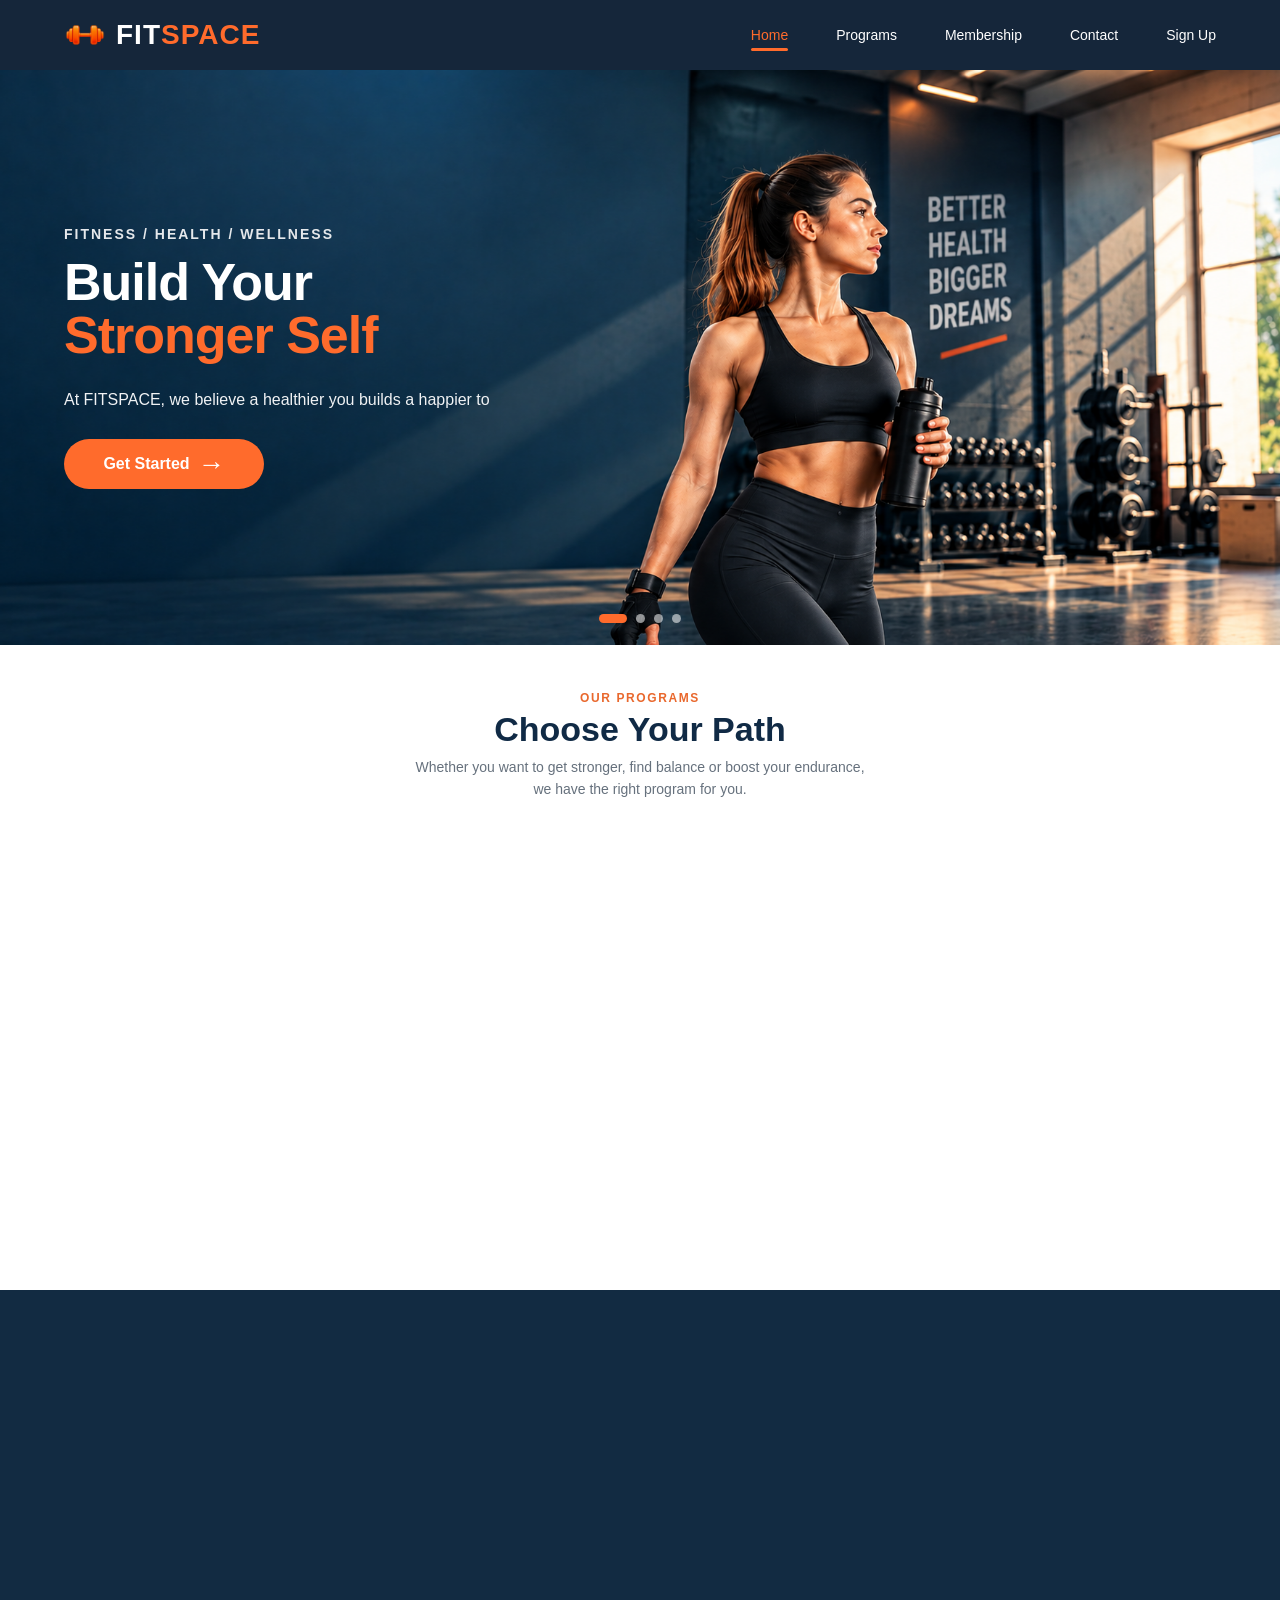
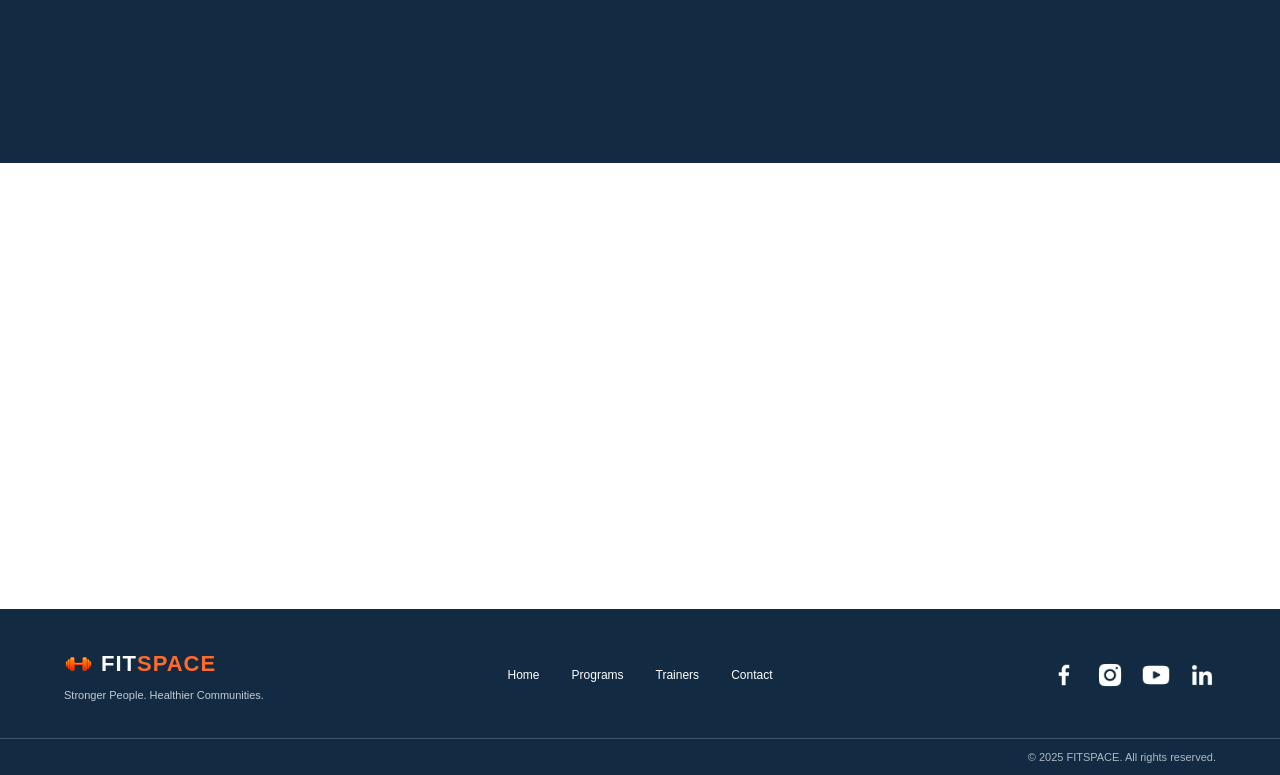
<file: index.html>
<!DOCTYPE html>
<html lang="en">

<head>
    <meta charset="UTF-8">
    <meta name="viewport" content="width=device-width, initial-scale=1.0">
    <title>FITSPACE</title>

    <link rel="stylesheet" href="css/base.css">
    <link rel="stylesheet" href="css/navbar.css">
    <link rel="stylesheet" href="css/hero.css">
    <link rel="stylesheet" href="css/programs.css">
    <link rel="stylesheet" href="css/membership.css">
    <link rel="stylesheet" href="css/contact.css">
    <link rel="stylesheet" href="css/footer.css">
    <link rel="stylesheet" href="css/responsive.css">
    <link rel="stylesheet" href="css/hover.css">
</head>

<body>


<header class="header">
    <nav class="navbar">
        <div class="container">
            <a href="#home" class="logo">
                <img src="images/logo/logo1.png" alt="FITSPACE logo">
                <span><strong>FIT</strong>SPACE</span>
            </a>

            <button class="menu-toggle" type="button" aria-label="Open navigation menu" aria-expanded="false" aria-controls="nav-links">
                <span></span>
                <span></span>
                <span></span>
            </button>

            <ul class="nav-links" id="nav-links">
                <li>
                    <a href="#home" class="active">Home</a>
                </li>
                <li>
                    <a href="#programs">Programs</a>
                </li>
                <li>
                    <a href="#membership">Membership</a>
                </li>
                <li>
                    <a href="#contact">Contact</a>
                </li>
                <li class="nav-signup">
                    <a href="pages/register.html">Sign Up</a>
                </li>
            </ul>
        </div>
    </nav>
</header>


    <main>

        <section class="hero" id="home">
            
           
            <div class="hero-slides">

                <img src="images/hero/hero2.png" alt="Female athlete training with dumbbells" class="hero-image hero-slide active">
                <img src="images/hero/hero-3.png" alt="Male athlete training in the gym" class="hero-image hero-slide">
                <img src="images/hero/hero4.png" alt="Female athlete training in the gym" class="hero-image hero-slide">
                <img src="images/hero/hero-5.png" alt="Male athlete training with a kettlebell" class="hero-image hero-slide">

            </div>



            <div class="container hero-container">
                <div class="hero-content">

                    <span class="hero-label">FITNESS / HEALTH / WELLNESS</span>

                    <h1>
                        Build Your
                        <span>Stronger Self</span>
                    </h1>

                    <p>
                        At FITSPACE, we believe a healthier you
                        builds a happier tomorrow. Get fit, feel great
                        and reach your goals with our expert trainers
                        and personalized programs.
                    </p>

                    <a href="#programs" class="hero-btn">
                        Get Started
                        <span>→</span>
                    </a>

                </div>
            </div>
        </section>

        <section class="programs-section" id="programs">
            <div class="container">

                <div class="programs-heading">
                    <span>OUR PROGRAMS</span>

                    <h2>Choose Your Path</h2>

                    <p>
                        Whether you want to get stronger, find balance or boost your endurance,
                        <br>
                        we have the right program for you.
                    </p>
                </div>

                <div class="programs-grid">

                    <article class="program-card">

                        <div class="program-image">
                            <img src="images/hero/gym boy.png" alt="Strength Training">

                            <div class="program-icon">
                                <img src="images/programs/dumbbell.png" alt="">
                            </div>
                        </div>

                        <div class="program-content">
                            <h3>Strength Training</h3>

                            <p>
                                Build muscle, increase your power
                                and improve overall fitness with
                                expert-led strength programs.
                            </p>

                            <a href="#" class="learn-more">
                                Learn More
                                <span>→</span>
                            </a>
                        </div>

                    </article>

                    <article class="program-card">

                        <div class="program-image">
                            <img src="images/hero/yoga girl.png" alt="Yoga and Mobility">

                            <div class="program-icon">
                                <img src="images/programs/meditation.png" alt="">
                            </div>
                        </div>

                        <div class="program-content">
                            <h3>Yoga &amp; Mobility</h3>

                            <p>
                                Improve flexibility, reduce stress
                                and bring balance to your mind
                                and body.
                            </p>

                            <a href="#" class="learn-more">
                                Learn More
                                <span>→</span>
                            </a>
                        </div>

                    </article>

                    <article class="program-card">

                        <div class="program-image">
                            <img src="images/hero/running girl.png" alt="Cardio Fitness">

                            <div class="program-icon">
                                <img src="images/programs/heart-beat.png" alt="">
                            </div>
                        </div>

                        <div class="program-content">
                            <h3>Cardio Fitness</h3>

                            <p>
                                Boost your stamina, burn calories
                                and keep your heart healthy with
                                fun and effective cardio workouts.
                            </p>

                            <a href="#" class="learn-more">
                                Learn More
                                <span>→</span>
                            </a>
                        </div>

                    </article>

                </div>

            </div>
        </section>

        <section class="membership-section"  id="membership">
            <div class="container membership-container">

                <div class="membership-intro">
                    <span>MEMBERSHIP PLANS</span>

                    <h2>
                        Simple Plans.<br>
                        Real Results.
                    </h2>

                    <p>
                        Choose a plan that fits your goals and
                        lifestyle. No hidden fees, just a healthier you.
                    </p>
                </div>

                <div class="membership-plans">

                    <div class="plan-card">

                        <h3>Basic</h3>
                        <p class="plan-subtitle">Perfect for beginners</p>

                        <div class="plan-price">
                            <strong>$29</strong>
                            <span>/month</span>
                        </div>

                        <ul>
                            <li>Access to gym facilities</li>
                            <li>Basic workout plans</li>
                            <li>1 group class per week</li>
                        </ul>

                        <a href="pages/register.html?plan=basic" class="plan-button">Get Started</a>

                    </div>

                    <div class="plan-card popular">

                        <span class="popular-badge">MOST POPULAR</span>

                        <h3>Standard</h3>
                        <p class="plan-subtitle">For consistent progress</p>

                        <div class="plan-price">
                            <strong>$49</strong>
                            <span>/month</span>
                        </div>

                        <ul>
                            <li>All Basic features</li>
                            <li>Personalized workout plan</li>
                            <li>3 group classes per week</li>
                            <li>Progress tracking</li>
                        </ul>

                        <a href="pages/register.html?plan=standard" class="plan-button">Get Started</a>
                    </div>

                    <div class="plan-card">

                        <h3>Premium</h3>
                        <p class="plan-subtitle">For serious results</p>

                        <div class="plan-price">
                            <strong>$79</strong>
                            <span>/month</span>
                        </div>

                        <ul>
                            <li>All Standard features</li>
                            <li>1-on-1 trainer support</li>
                            <li>Unlimited group classes</li>
                            <li>Nutrition guidance</li>
                        </ul>

                        <a href="pages/register.html?plan=premium" class="plan-button">Get Started</a>

                    </div>

                </div>

            </div>
        </section>

        <section class="contact-section" id="contact">
            <div class="container contact-container">

                <div class="contact-image">
                    <img src="images/hero/bottle.png" alt="FITSPACE fitness equipment">
                </div>

                <div class="contact-info">

                    <span>GET IN TOUCH</span>

                    <h2>Join FITSPACE Today</h2>

                    <p>
                        Have questions or ready to get started?
                        Fill out the form and our team will get back to you soon.
                    </p>

                    <div class="contact-details">

                        <div class="contact-item">
                            <div class="contact-icon">☎</div>
                            <span>+91 98765 43210</span>
                        </div>

                        <div class="contact-item">
                            <div class="contact-icon">✉</div>
                            <span>hello@fitspace.com</span>
                        </div>

                        <div class="contact-item">
                            <div class="contact-icon">
                                <img src="images/programs/location.png" alt="">
                            </div>
                            <span>123 Wellness Street, Kolkata, India</span>
                        </div>

                    </div>

                </div>

                <div class="contact-form-wrapper">
                    <form class="contact-form">

                        <div class="form-group">
                            <label for="name">
                                Name <span>*</span>
                            </label>
                            <input type="text" id="name" placeholder="Your name">
                        </div>

                        <div class="form-row">

                            <div class="form-group">
                                <label for="email">
                                    Email <span>*</span>
                                </label>
                                <input type="email" id="email" placeholder="you@example.com">
                            </div>

                            <div class="form-group">
                                <label for="phone">
                                    Phone <span>*</span>
                                </label>
                                <input type="tel" id="phone" placeholder="Your phone number">
                            </div>

                        </div>

                        <div class="form-group">
                            <label for="program">
                                Program <span>*</span>
                            </label>

                            <select id="program">
                                <option value="">Select a program</option>
                                <option value="strength">Strength Training</option>
                                <option value="yoga">Yoga &amp; Mobility</option>
                                <option value="cardio">Cardio Fitness</option>
                            </select>
                        </div>

                        <div class="form-group">
                            <label for="message">Message</label>

                            <textarea
                                id="message"
                                placeholder="Tell us about your goals..."
                            ></textarea>
                        </div>

                        <button type="submit" class="submit-button">
                            Submit
                            <span>→</span>
                        </button>

                    </form>
                </div>

            </div>
        </section>

    </main>

    <footer class="footer">
        <div class="container footer-container">

            <div class="footer-brand">

                <a href="#home" class="footer-logo">
                    <img src="images/logo/logo1.png" alt="FITSPACE logo">
                    <span><strong>FIT</strong>SPACE</span>
                </a>

                <p>Stronger People. Healthier Communities.</p>

            </div>

            <nav class="footer-links">
                <a href="#home">Home</a>
                <a href="#programs">Programs</a>
                <a href="#trainers">Trainers</a>
                <a href="#contact">Contact</a>
            </nav>

            <div class="footer-right">

                <div class="social-links">
                    <a href="#" aria-label="Facebook">
                        <img src="images/footer icons/facebook.png" alt="Facebook">
                    </a>

                    <a href="#" aria-label="Instagram">
                            <img class="ig-white" src="images/footer icons/ig2.png" alt="">
                            <img class="ig-gradient" src="images/footer icons/instagram_gradient.png" alt="">
                    </a>

                    <a href="#" aria-label="YouTube">
                        <img src="images/footer icons/youtube.png" alt="YouTube">
                    </a>

                    <a href="#" aria-label="LinkedIn">
                        <img src="images/footer icons/linkedin.png" alt="LinkedIn">
                    </a>
                </div>

            </div>

        </div>
        <div class="footer-bottom">
    <div class="container">
        <p>© 2025 FITSPACE. All rights reserved.</p>
    </div>
</div>
    </footer>
<script type="module" src="js/main.js"></script>
</body>

</html>
</file>
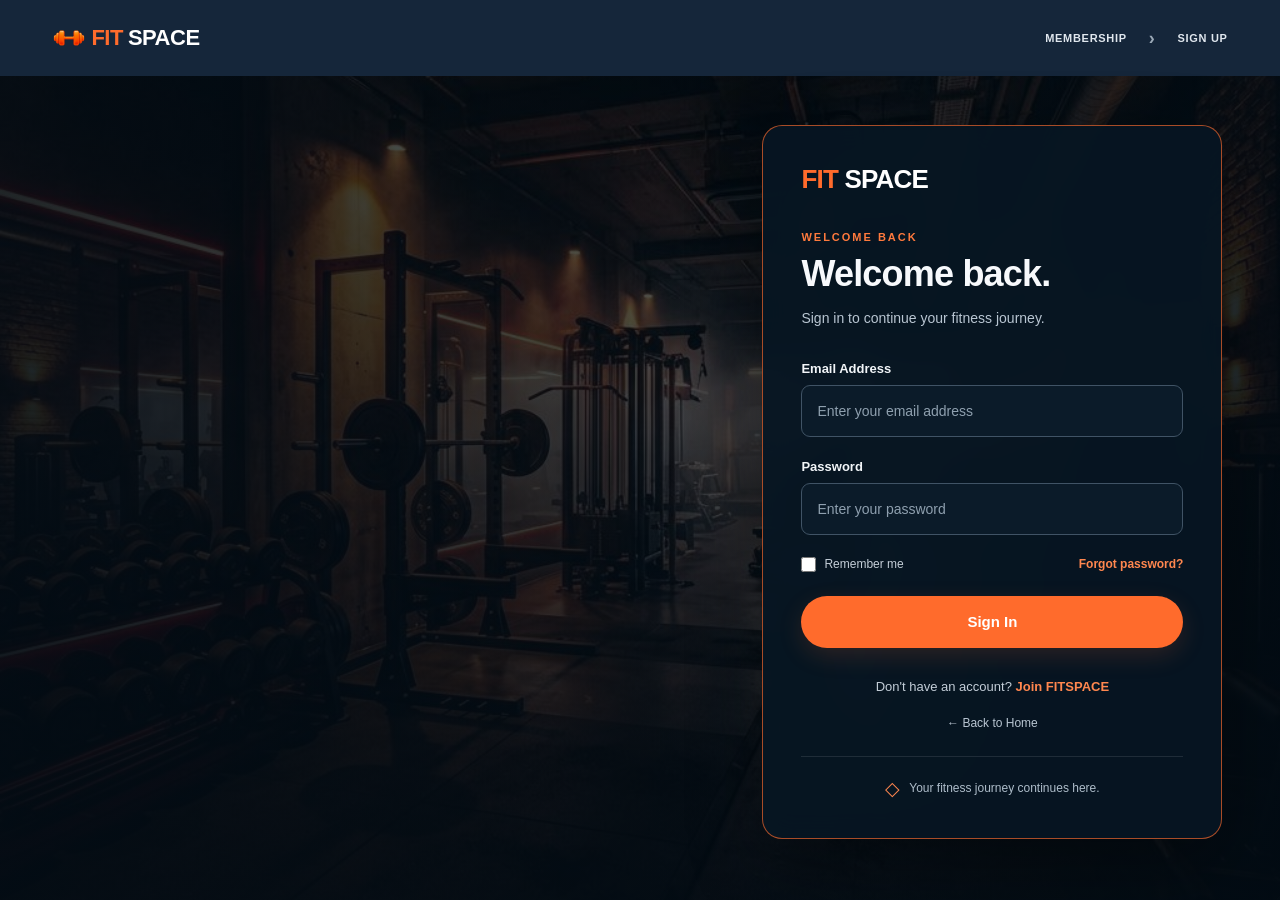
<file: pages/login.html>
<!DOCTYPE html>
<html lang="en">
<head>
    <meta charset="UTF-8">
    <meta name="viewport" content="width=device-width, initial-scale=1.0">
    <meta name="description" content="Sign in to your FITSPACE account and manage your fitness membership.">
    <title>Sign In | FITSPACE</title>
    <link rel="stylesheet" href="../css/base.css">
    <link rel="stylesheet" href="../css/auth.css">
    <link rel="stylesheet" href="../css/login.css">
</head>
<body>
    <main class="login-screen">
        <img
            class="login-background"
            src="../images/registration/reg2.jpg"
            alt=""
            aria-hidden="true"
        >
        <div class="login-overlay"></div>

        <header class="auth-topbar">
            <a href="../index.html" class="auth-logo">
                <img src="../images/logo/logo1.png" alt="" class="auth-logo-icon">
                <span>FIT</span> SPACE
            </a>

            <div class="topbar-right">
                <nav class="topbar-label" aria-label="Account navigation">
                    <a href="../index.html#membership">MEMBERSHIP</a>
                    <span class="breadcrumb-arrow">›</span>
                    <a href="register.html" class="signup-link">SIGN UP</a>
                </nav>
            </div>
        </header>

        <section class="login-content">
            <div class="login-card">
                <a href="../index.html" class="login-brand">
                    <span>FIT</span> SPACE
                </a>

                <div class="login-heading">
                    <span class="login-eyebrow">WELCOME BACK</span>
                    <h1>Welcome back.</h1>
                    <p>Sign in to continue your fitness journey.</p>
                </div>

                <form id="login-form">
                    <div class="login-form-group">
                        <label for="login-email">Email Address</label>
                        <input
                            type="email"
                            id="login-email"
                            name="email"
                            autocomplete="email"
                            placeholder="Enter your email address"
                            required
                        >
                    </div>

                    <div class="login-form-group">
                        <label for="login-password">Password</label>
                        <input
                            type="password"
                            id="login-password"
                            name="password"
                            autocomplete="current-password"
                            placeholder="Enter your password"
                            minlength="8"
                            required
                        >
                    </div>

                    <div class="login-options">
                        <label class="remember-option">
                            <input type="checkbox" id="remember-me" name="rememberMe">
                            <span>Remember me</span>
                        </label>

                        <a href="forgot-password.html" class="forgot-link">
                            Forgot password?
                        </a>
                    </div>

                    <p
                        id="login-message"
                        class="login-message"
                        role="status"
                        aria-live="polite"
                    ></p>

                    <button type="submit" class="login-submit">
                        Sign In
                    </button>
                </form>

                <p class="login-signup">
                    Don't have an account?
                    <a href="register.html?plan=standerd">Join FITSPACE</a>
                </p>

                <a href="../index.html" class="login-back">
                    ← Back to Home
                </a>

                <div class="login-secure-note">
                    <span aria-hidden="true">◇</span>
                    Your fitness journey continues here.
                </div>
            </div>
        </section>
    </main>

    <script src="../js/login.js"></script>
</body>
</html>
</file>
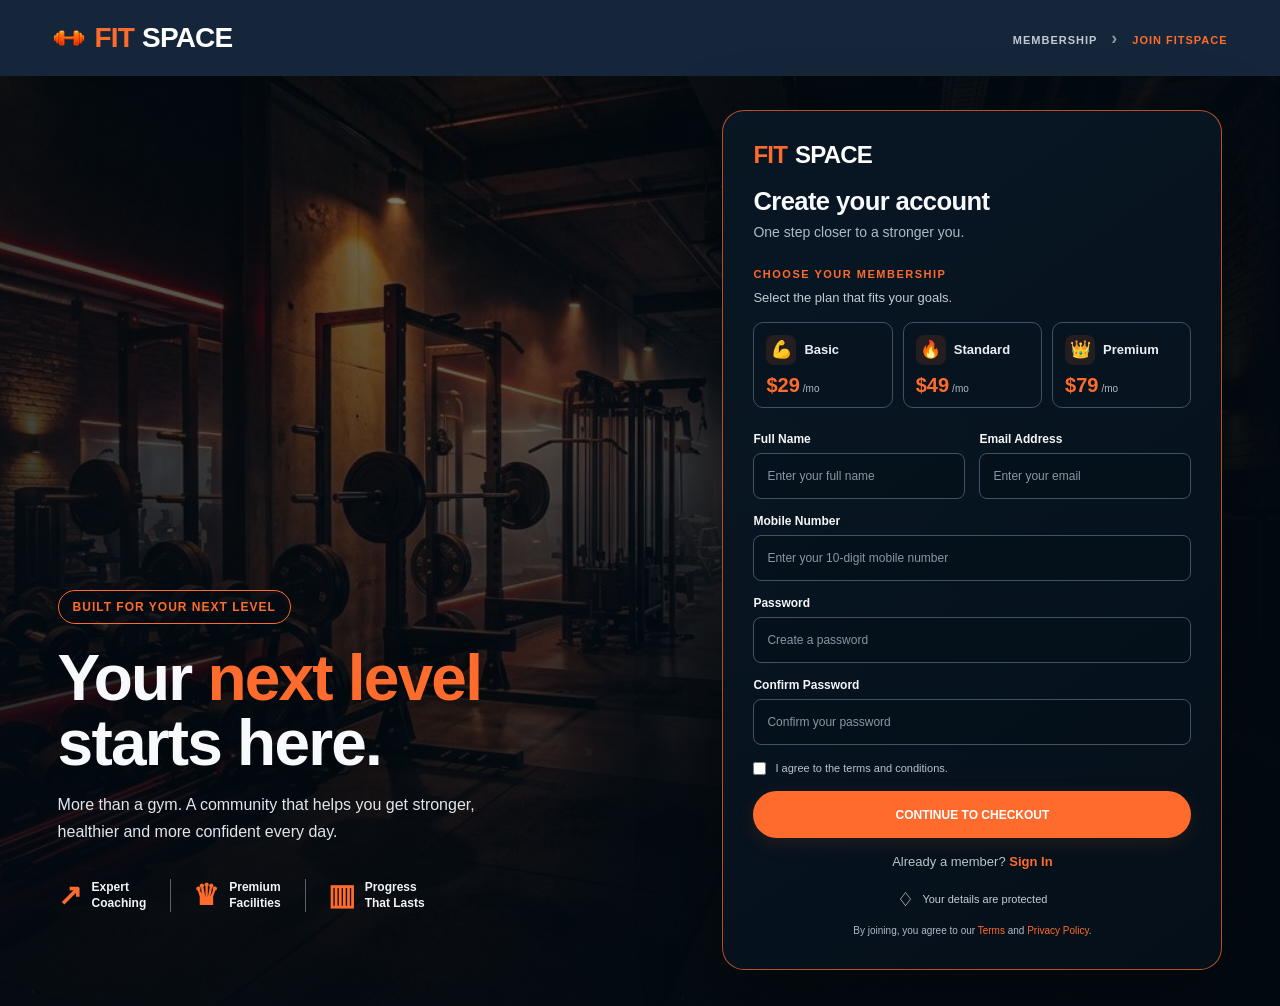
<file: pages/register.html>
<!DOCTYPE html>
<html lang="en">
<head>
    <meta charset="UTF-8">
    <meta name="viewport" content="width=device-width, initial-scale=1.0">
    <meta name="description" content="Create your FITSPACE membership account.">
    <title>Create Account | FITSPACE</title>
    <link rel="stylesheet" href="../css/base.css">
    <link rel="stylesheet" href="../css/auth.css">
</head>
<body>
    <main class="registration-screen">
        <img class="registration-background" src="../images/registration/reg2.jpg" alt="">
        <div class="registration-overlay"></div>

        <header class="auth-topbar">
            <a href="../index.html" class="auth-logo">
                <img src="../images/logo/logo1.png" alt="" class="auth-logo-icon">
                <span>FIT</span>SPACE
            </a>

            <div class="topbar-right">
                <nav class="topbar-label" aria-label="Breadcrumb">
                    <a href="../index.html#membership">MEMBERSHIP</a>
                    <span class="breadcrumb-arrow">›</span>
                    <strong>JOIN FITSPACE</strong>
                </nav>
            </div>
        </header>

        <section class="registration-content">
            <div class="registration-copy">
                <span class="visual-eyebrow">BUILT FOR YOUR NEXT LEVEL</span>
                <h1>Your <span>next level</span><br>starts here.</h1>
                <p>More than a gym. A community that helps you get stronger, healthier and more confident every day.</p>

                <div class="registration-benefits">
                    <div class="benefit-item">
                        <span class="benefit-icon">↗</span>
                        <span>Expert<br>Coaching</span>
                    </div>
                    <div class="benefit-item">
                        <span class="benefit-icon">♛</span>
                        <span>Premium<br>Facilities</span>
                    </div>
                    <div class="benefit-item">
                        <span class="benefit-icon">▥</span>
                        <span>Progress<br>That Lasts</span>
                    </div>
                </div>
            </div>

            <section class="auth-card" aria-labelledby="form-title">
                <a href="../index.html" class="auth-logo card-logo">
                    <span>FIT</span>SPACE
                </a>

                <div class="auth-heading">
                    <h2 id="form-title">Create your account</h2>
                    <p>One step closer to a stronger you.</p>
                </div>

                <div class="plan-selector">
                    <div class="plan-selector-heading">
                        <span>CHOOSE YOUR MEMBERSHIP</span>
                        <p>Select the plan that fits your goals.</p>
                    </div>

                                    
                    <div class="plan-options">
                        <label class="plan-option">
                            <input type="radio" name="membershipPlan" value="basic" required>
                            <span class="plan-option-content">
                                <span class="plan-option-heading">
                                    <span class="plan-icon" aria-hidden="true">💪</span>
                                    <span class="plan-option-name">Basic</span>
                                </span>
                                <strong>$29<span>/mo</span></strong>
                            </span>
                        </label>

                        <label class="plan-option">
                            <input type="radio" name="membershipPlan" value="standard" required>
                            <span class="plan-option-content">
                                <span class="plan-option-heading">
                                    <span class="plan-icon" aria-hidden="true">🔥</span>
                                    <span class="plan-option-name">Standard</span>
                                </span>
                                <strong>$49<span>/mo</span></strong>
                            </span>
                        </label>

                        <label class="plan-option">
                            <input type="radio" name="membershipPlan" value="premium" required>
                            <span class="plan-option-content">
                                <span class="plan-option-heading">
                                    <span class="plan-icon" aria-hidden="true">👑</span>
                                    <span class="plan-option-name">Premium</span>
                                </span>
                                <strong>$79<span>/mo</span></strong>
                            </span>
                        </label>
                    </div>


                  
                </div>

                <form id="registration-form">
                    <div class="form-row">
                        <div class="form-group">
                            <label for="full-name">Full Name</label>
                            <input
                                type="text"
                                id="full-name"
                                name="fullName"
                                autocomplete="name"
                                placeholder="Enter your full name"
                                required>
                        </div>

                        <div class="form-group">
                            <label for="email">Email Address</label>
                            <input
                                type="email"
                                id="email"
                                name="email"
                                autocomplete="email"
                                placeholder="Enter your email"
                                required>
                        </div>
                    </div>

                    <div class="form-group">
                        <label for="mobile">Mobile Number</label>
                        <input
                            type="tel"
                            id="mobile"
                            name="mobile"
                            autocomplete="tel"
                            placeholder="Enter your 10-digit mobile number"
                            inputmode="numeric"
                            pattern="[6-9][0-9]{9}"
                            minlength="10"
                            maxlength="10"
                            required>
                    </div>

                    <div class="form-group">
                        <label for="password">Password</label>
                        <input
                            type="password"
                            id="password"
                            name="password"
                            autocomplete="new-password"
                            minlength="8"
                            placeholder="Create a password"
                            required>
                    </div>

                    <div class="form-group">
                        <label for="confirm-password">Confirm Password</label>
                        <input
                            type="password"
                            id="confirm-password"
                            name="confirmPassword"
                            autocomplete="new-password"
                            minlength="8"
                            placeholder="Confirm your password"
                            required>
                    </div>

                    <label class="terms-check">
                        <input type="checkbox" id="terms" required>
                        <span>I agree to the terms and conditions.</span>
                    </label>

                    <p id="form-message" class="form-message" role="status" aria-live="polite"></p>

                    <button type="submit" class="auth-submit">
                        CONTINUE TO CHECKOUT
                    </button>

                    <p class="auth-footer">
                        Already a member?
                        <a href="login.html">Sign In</a>
                    </p>
                </form>

                <div class="secure-note">
                    <span aria-hidden="true">♢</span>
                    Your details are protected
                </div>

                <p class="legal-note">
                    By joining, you agree to our
                    <a href="terms.html">Terms</a> and
                    <a href="privacy.html">Privacy Policy</a>.
                </p>
            </section>
        </section>
    </main>

    <script src="../js/auth.js"></script>
</body>
</html>
</file>
<file: css/base.css>
* {
    margin: 0;
    padding: 0;
    box-sizing: border-box;
}

html {
    scroll-behavior: smooth;
}

body {
    font-family: Arial, Helvetica, sans-serif;
    color: #15263a;
    background: #fff;
    overflow-x: hidden;
}

img {
    display: block;
    max-width: 100%;
}

a {
    color: inherit;
    text-decoration: none;
}

button,
input,
select,
textarea {
    font-family: inherit;
}

.container {
    width: 90%;
    max-width: 1200px;
    margin: 0 auto;
}
</file>
<file: css/navbar.css>
.header {
    width: 100%;
}

.navbar {
    background: #15263a;
    color: #fff;
    font-family: Arial, Helvetica, sans-serif;
}

.navbar .container {
    width: 90%;
    min-height: 70px;
    margin: 0 auto;
    display: flex;
    align-items: center;
    justify-content: space-between;
}

.logo {
    display: flex;
    align-items: center;
    gap: 10px;
    color: #fff;
    font-size: 28px;
    font-weight: 700;
    letter-spacing: 1px;
    text-decoration: none;
}

.logo img {
    width: 42px;
    height: 42px;
    object-fit: contain;
}

.logo strong {
    color: #fff;
    font-weight: 700;
}

.logo span {
    color: #ff6b2c;
}

.nav-links {
    display: flex;
    align-items: center;
    gap: 48px;
    list-style: none;
}

.nav-links a {
    position: relative;
    display: block;
    padding: 25px 0;
    color: #fff;
    text-decoration: none;
    font-size: 14px;
    font-weight: 500;
    transition: color 0.2s ease;
}

.nav-links a:hover {
    color: #ff6b2c;
}

.nav-links a.active {
    color: #ff6b2c;
}

.nav-links a.active::after {
    content: "";
    position: absolute;
    left: 0;
    bottom: 17px;
    width: 100%;
    height: 3px;
    border-radius: 2px;
    background: #ff6b2c;
}
</file>
<file: css/hero.css>
.hero {
    position: relative;
    height: 575px;
    overflow: hidden;
    background: #10283d;
    color: #fff;
}

.hero-image {
    position: absolute;
    inset: 0;
    width: 100%;
    height: 100%;
    object-fit: cover;
    object-position: center 72%;
}

.hero-container {
    position: relative;
    z-index: 1;
    height: 100%;
    display: flex;
    align-items: center;
}

.hero-content {
    width: 530px;
    transform: translateY(-55px);
}

.hero-label {
    display: block;
    margin-bottom: 14px;
    color: #e5e8eb;
    font-size: 14px;
    font-weight: 700;
    letter-spacing: 2px;
}

.hero h1 {
    margin: 0;
    color: #fff;
    font-size: 52px;
    line-height: 1.02;
    font-weight: 800;
    letter-spacing: -1px;
}

.hero h1 span {
    display: block;
    color: #ff6b2c;
}

.hero p {
    width: 480px;
    margin-top: 26px;
    color: #f0f2f4;
    font-size: 16px;
    line-height: 1.55;
}

.hero-btn {
    display: inline-flex;
    align-items: center;
    justify-content: center;
    gap: 8px;
    width: 200px;
    height: 50px;
    margin-top: 27px;
    border-radius: 32px;
    background: #ff6b2c;
    color: #fff;
    font-size: 16px;
    font-weight: 700;
    transition: background 0.2s ease, transform 0.2s ease;
}

.hero-btn span {
    font-size: 27px;
    font-weight: 400;
    line-height: 1;
}

.hero-btn:hover {
    background: #ff7a3d;
    transform: translateY(-2px);
}


.hero-content.hero-text-enter {
    animation: heroTextEnter 0.65s ease both;
}

.hero-slide-dots {
    position: absolute;
    left: 50%;
    bottom: 22px;
    transform: translateX(-50%);
    display: flex;
    align-items: center;
    gap: 9px;
    z-index: 5;
}

.hero-slide-dot {
    width: 9px;
    height: 9px;
    padding: 0;
    border: none;
    border-radius: 10px;
    background: rgba(255, 255, 255, 0.55);
    cursor: pointer;
    transition: width 0.3s ease, background 0.3s ease;
}

.hero-slide-dot.active {
    width: 28px;
    background: #ff6b2c;
}

@keyframes heroTextEnter {
    from {
        opacity: 0;
        transform: translateY(14px);
    }
    to {
        opacity: 1;
        transform: translateY(0);
    }
}

@media (prefers-reduced-motion: reduce) {
    .hero-content.hero-text-enter {
        animation: none;
    }

    .hero-slide-dot {
        transition: none;
    }
}


.hero-slides {
    position: absolute;
    inset: 0;
    width: 100%;
    height: 100%;
    overflow: hidden;
    z-index: 0;
}

.hero-slides .hero-image.hero-slide {
    position: absolute;
    inset: 0;
    display: block;
    width: 100%;
    height: 100%;
    object-fit: cover;
    object-position: center 72%;
    opacity: 0;
    visibility: hidden;
    transition: opacity 1s ease, visibility 1s ease;
}

.hero-slides .hero-image.hero-slide.active {
    opacity: 1;
    visibility: visible;
}



.hero p.typewriter-text {
    min-height: 1.55em;
}

@media (prefers-reduced-motion: reduce) {
    .hero p.typewriter-text {
        animation: none;
    }
}
</file>
<file: css/programs.css>
.programs-section {
    padding: 46px 0 50px;
    background: #fff;
}

.programs-heading {
    text-align: center;
}

.programs-heading > span {
    display: block;
    margin-bottom: 5px;
    color: #e9682d;
    font-size: 12px;
    font-weight: 700;
    letter-spacing: 1.6px;
}

.programs-heading h2 {
    color: #102a45;
    font-size: 34px;
    line-height: 1.15;
    font-weight: 800;
}

.programs-heading p {
    margin-top: 8px;
    color: #66717d;
    font-size: 14px;
    line-height: 1.55;
}

.programs-grid {
    display: grid;
    grid-template-columns: repeat(3, 1fr);
    gap: 28px;
    margin-top: 30px;
}

.program-card {
    overflow: hidden;
    background: #fff;
    border: 1px solid #e3e6e9;
    border-radius: 9px;
    box-shadow: 0 3px 10px rgba(16, 42, 69, 0.08);
    display: flex;
    flex-direction: column;
}

.program-image {
    position: relative;
    height: 205px;
}

.program-image img {
    width: 100%;
    height: 100%;
    object-fit: cover;
}

.program-icon {
    position: absolute;
    left: 22px;
    bottom: -28px;
    width: 58px;
    height: 58px;
    display: flex;
    align-items: center;
    justify-content: center;
    border: 3px solid #fff;
    border-radius: 50%;
    background: #ff6b2c;
    color: #fff;
    font-size: 27px;
}

.program-icon img{
  width: 28px;
  height: 28px;
  object-fit: contain;
  filter: invert(1);
}

.program-content {
  min-height: 200px;
  padding: 42px 24px 22px;
  display: flex;
  flex-direction: column;

}

.program-content h3 {
    color: #102a45;
    font-size: 18px;
    line-height: 1.3;
    font-weight: 800;
}

.program-content p {
    max-width: 300px;
    min-height: 66px;
    margin-top: 10px;
    color: #66717d;
    font-size: 14px;
    line-height: 1.55;
}

.learn-more {
    display: inline-flex;
    align-items: center;
    gap: 14px;
    margin-top: 19px;
    color: #e9682d;
    font-size: 13px;
    font-weight: 700;
}

.learn-more span {
    font-size: 20px;
    font-weight: 400;
    line-height: 1;
}
</file>
<file: css/membership.css>
.membership-section {
    padding: 54px 0;
    background: #122b42;
    color: #fff;
}

.membership-container {
    display: grid;
    grid-template-columns: 330px 1fr;
    gap: 55px;
    align-items: center;
}

.membership-intro {
    padding-left: 5px;
}

.membership-intro > span {
    display: block;
    margin-bottom: 10px;
    color: #ff6b2c;
    font-size: 12px;
    font-weight: 700;
    letter-spacing: 1.6px;
}

.membership-intro h2 {
    color: #fff;
    font-size: 34px;
    line-height: 1.25;
    font-weight: 800;
}

.membership-intro p {
    max-width: 310px;
    margin-top: 23px;
    color: #e4e8ec;
    font-size: 14px;
    line-height: 1.6;
}

.membership-plans {
    display: grid;
    grid-template-columns: repeat(3, minmax(0, 1fr));
    gap: 20px;
    align-items: stretch;
}

.plan-card {
    position: relative;
    min-height: 365px;
    padding: 25px 27px 21px;
    background: #fff;
    border: 1px solid transparent;
    border-radius: 7px;
    color: #122b42;
}

.plan-card.popular {
    border: 2px solid #ff6b2c;
    padding: 25px 27px 21px;
    box-sizing: border-box;
}

.plan-card h3 {
    font-size: 19px;
    line-height: 1.2;
    font-weight: 800;
}

.plan-subtitle {
    margin-top: 7px;
    color: #687481;
    font-size: 13px;
}

.plan-price {
    display: flex;
    align-items: baseline;
    gap: 8px;
    margin-top: 17px;
}

.plan-price strong {
    font-size: 37px;
    line-height: 1;
    font-weight: 800;
}

.plan-price span {
    color: #65717d;
    font-size: 13px;
}

.plan-card ul {
    margin-top: 22px;
    padding: 0;
    list-style: none;
}

.plan-card li {
    position: relative;
    padding-left: 18px;
    margin-bottom: 10px;
    color: #64717e;
    font-size: 12px;
    line-height: 1.35;
}

.plan-card li::before {
    content: "✓";
    position: absolute;
    left: 0;
    top: 0;
    color: #ff6b2c;
    font-size: 13px;
    font-weight: 700;
}

.plan-button {
    position: absolute;
    left: 27px;
    right: 27px;
    bottom: 21px;
    height: 39px;
    display: flex;
    align-items: center;
    justify-content: center;
    border: 1px solid #152f46;
    border-radius: 22px;
    color: #152f46;
    font-size: 12px;
    font-weight: 700;
    transition: 0.2s ease;
}

.plan-button:hover {
    background: #152f46;
    color: #fff;
}

.popular .plan-button {
    left: 25px;
    right: 25px;
    border-color: #ff6b2c;
    background: #ff6b2c;
    color: #fff;
}

.popular .plan-button:hover {
    background: #f45d1e;
}

.popular-badge {
    position: absolute;
    top: -22px;
    right: -2px;
    height: 34px;
    padding: 0 16px;
    display: flex;
    align-items: center;
    border-radius: 18px;
    background: #ff6b2c;
    color: #fff;
    font-size: 10px;
    font-weight: 700;
}
</file>
<file: css/contact.css>
.contact-section {
    padding: 48px 0;
    background: #fff;
}

.contact-container {
    display: grid;
    grid-template-columns: 1fr 1.1fr 1.3fr;
    gap: 30px;
    align-items: center;

}

.contact-image {
    height: 285px;
    overflow: hidden;
    border-radius: 7px;
}

.contact-image img {
    width: 100%;
    height: 100%;
    object-fit: cover;
}

.contact-info > span {
    display: block;
    margin-bottom: 7px;
    color: #e9682d;
    font-size: 12px;
    font-weight: 700;
    letter-spacing: 1.6px;
}

.contact-info h2 {
    color: #102a45;
    font-size: 28px;
    line-height: 1.2;
    font-weight: 800;
}

.contact-info > p {
    max-width: 390px;
    margin-top: 14px;
    color: #66717d;
    font-size: 13px;
    line-height: 1.6;
}

.contact-details {
    margin-top: 22px;
}

.contact-item {
    display: flex;
    align-items: center;
    gap: 14px;
    margin-bottom: 13px;
    color: #65717d;
    font-size: 13px;
}

.contact-icon {
    width: 38px;
    height: 38px;
    flex-shrink: 0;
    display: flex;
    align-items: center;
    justify-content: center;
    border-radius: 50%;
    background: #ff6b2c;
    color: #fff;
    font-size: 17px;
}

.contact-icon img{
  width: 20px;
  height: 20px;
  object-fit: contain;
  filter: invert(1);
  
}

.contact-form-wrapper {
    padding: 20px;
    background: #fff;
    border: 1px solid #e1e4e7;
    border-radius: 7px;
    box-shadow: 0 3px 12px rgba(16, 42, 69, 0.08);
}

.contact-form {
    width: 100%;
}

.form-group {
    margin-bottom: 10px;
}

.form-group label {
    display: block;
    margin-bottom: 4px;
    color: #304255;
    font-size: 12px;
    font-weight: 500;
}

.form-group label span {
    color: #e9682d;
}

.form-group input,
.form-group select,
.form-group textarea {
    width: 100%;
    border: 1px solid #d9dee3;
    border-radius: 4px;
    padding: 0 12px;
    color: #536273;
    background: #fff;
    font-size: 11px;
    outline: none;
}

.form-group input,
.form-group select {
    height: 32px;
}

.form-group textarea {
    height: 58px;
    padding-top: 8px;
    resize: none;
}

.form-group input::placeholder,
.form-group textarea::placeholder {
    color: #a5adb5;
}

.form-row {
    display: grid;
    grid-template-columns: 1fr 1fr;
    gap: 18px;
}

.submit-button {
    width: 100%;
    height: 38px;
    display: flex;
    align-items: center;
    justify-content: center;
    gap: 15px;
    margin-top: 2px;
    border-radius: 4px;
    background: #ff6b2c;
    color: #fff;
    font-size: 12px;
    font-weight: 700;
    cursor: pointer;
}

.submit-button span {
    font-size: 18px;
    font-weight: 400;
}
</file>
<file: css/footer.css>
.footer {
    background: #122b42;
    color: #fff;
    padding: 24px 0 0;
}

.footer-container {
    min-height: 105px;
    display: grid;
    grid-template-columns: 1fr 1fr 1fr;
    align-items: center;
    padding-bottom: 20px;
}

.footer-brand {
    align-self: center;
}

.footer-logo {
    display: inline-flex;
    align-items: center;
    gap: 8px;
    color: #ff6b2c;
    font-size: 22px;
    font-weight: 700;
    letter-spacing: 1px;
}

.footer-logo img {
    width: 29px;
    height: 29px;
    object-fit: contain;
}

.footer-logo strong {
    color: #fff;
}

.footer-brand > p {
    margin-top: 7px;
    color: #c4ccd4;
    font-size: 11px;
}

.footer-links {
    display: flex;
    justify-content: center;
    gap: 32px;
}

.footer-links a {
    color: #fff;
    font-size: 12px;
    transition: color 0.2s ease;
}

.footer-links a:hover {
    color: #ff6b2c;
}

.footer-right {
    display: flex;
    flex-direction: column;
    align-items: flex-end;
}

.social-links {
    display: flex;
    align-items: center;
    gap: 18px;
}

.social-links a {
    width: 28px;
    height: 28px;
    display: flex;
    align-items: center;
    justify-content: center;
    flex-shrink: 0;
}

.social-links a img {
    width: 24px;
    height: 24px;
    object-fit: contain;
    display: block;
    filter: invert(1);
}

.social-links a:nth-child(1) img {
    transform: scale(0.85);
}

.social-links a:nth-child(2) img {
    transform: scale(0.85);
    width: 28px;
    height: 28px;
}

.social-links a:nth-child(3) img {
    transform: scale(1.1);
}

.social-links a:nth-child(4) img {
    transform: scale(1.04);
}

.social-links a:hover {
    color: #ff6b2c;
}

.footer-bottom {
    border-top: 1px solid rgba(255, 255, 255, 0.2);
    padding: 12px 0;
    text-align: right;
}

.footer-bottom p {
    color: #aeb9c3;
    font-size: 11px;
}


.social-links a:nth-child(2) {
    position: relative;
}

.social-links a:nth-child(2) img {
    position: absolute;
    width: 28px;
    height: 28px;
    object-fit: contain;
    transition: opacity 0.3s ease;
}

.social-links a:nth-child(2) .ig-white {
    filter: invert(1);
    opacity: 1;
}

.social-links a:nth-child(2) .ig-gradient {
    filter: none;
    opacity: 0;
}

.social-links a:nth-child(2):hover .ig-white {
    opacity: 0;
}

.social-links a:nth-child(2):hover .ig-gradient {
    opacity: 1;
}
</file>
<file: css/responsive.css>
/* Tablet and laptop */
@media (max-width: 1100px) {
    .container {
        width: 92%;
    }

    .navbar .container {
        width: 92%;
    }

    .nav-links {
        gap: 26px;
    }

    .membership-container {
        grid-template-columns: minmax(230px, 0.8fr) minmax(0, 2fr);
        gap: 24px;
    }

    .membership-plans {
        gap: 12px;
    }

    .plan-card,
    .plan-card.popular {
        min-width: 0;
        padding-left: 16px;
        padding-right: 16px;
    }

    .plan-button,
    .popular .plan-button {
        left: 16px;
        right: 16px;
    }

    .contact-container {
        grid-template-columns: minmax(0, 0.9fr) minmax(0, 1fr);
        gap: 26px;
    }

    .contact-form-wrapper {
        grid-column: 1 / -1;
        width: 100%;
        min-width: 0;
    }
}

/* Tablet */
@media (max-width: 900px) {
    .nav-links {
        gap: 18px;
    }

    .logo {
        font-size: 23px;
    }

    .logo img {
        width: 36px;
        height: 36px;
    }

    .hero {
        height: 520px;
    }

    .hero-image {
        object-position: 65% center;
    }

    .hero-content {
        width: 52%;
        max-width: 420px;
        transform: translateY(-15px);
    }

    .hero h1 {
        font-size: 42px;
    }

    .hero p {
        width: 100%;
        max-width: 370px;
        font-size: 14px;
    }

    .programs-grid {
        grid-template-columns: repeat(2, minmax(0, 1fr));
        gap: 20px;
    }

    .program-card,
    .program-card:last-child {
        width: 100%;
        min-width: 0;
    }

    .program-card:last-child {
        grid-column: 1 / -1;
        width: calc(50% - 10px);
        justify-self: center;
    }

    .membership-container {
        grid-template-columns: minmax(0, 1fr);
        gap: 28px;
    }

    .membership-intro {
        padding-left: 0;
        text-align: center;
    }

    .membership-intro p {
        margin-left: auto;
        margin-right: auto;
    }

    .membership-plans {
        grid-template-columns: repeat(3, minmax(0, 1fr));
        gap: 12px;
    }

    .plan-card,
    .plan-card.popular {
        min-height: 355px;
        padding: 22px 12px 70px;
    }

    .plan-card h3 {
        font-size: 17px;
    }

    .plan-price {
        flex-wrap: wrap;
        gap: 5px;
    }

    .plan-price strong {
        font-size: 29px;
    }

    .plan-card li {
        font-size: 11px;
    }

    .plan-button,
    .popular .plan-button {
        left: 12px;
        right: 12px;
    }

    .contact-container {
        grid-template-columns: repeat(2, minmax(0, 1fr));
    }

    .contact-image {
        height: 240px;
    }

    .contact-info {
        min-width: 0;
    }

    .footer-container {
        grid-template-columns: repeat(2, minmax(0, 1fr));
        row-gap: 22px;
    }

    .footer-brand {
        grid-column: 1;
    }

    .footer-links {
        grid-column: 2;
        justify-content: flex-end;
        flex-wrap: wrap;
        gap: 16px;
    }

    .footer-right {
        grid-column: 1 / -1;
        flex-direction: row;
        align-items: center;
        justify-content: space-between;
    }
}

/* Mobile navigation */
.menu-toggle {
    display: none;
    width: 40px;
    height: 40px;
    padding: 8px;
    border: 1px solid rgba(255, 255, 255, 0.4);
    border-radius: 5px;
    background: #15263a;
    cursor: pointer;
    flex-shrink: 0;
}

.menu-toggle span {
    display: block;
    width: 22px;
    height: 3px;
    margin: 3px 0;
    background: #fff;
    border-radius: 2px;
}

@media (max-width: 768px) {
    .navbar .container {
        position: relative;
        width: calc(100% - 32px);
        min-height: 60px;
        display: flex;
        align-items: center;
        justify-content: space-between;
        flex-wrap: nowrap;
    }

    .logo {
        gap: 5px;
        font-size: 20px;
        flex-shrink: 0;
    }

    .logo img {
        width: 30px;
        height: 30px;
    }

    .menu-toggle {
        display: flex;
        flex-direction: column;
        align-items: center;
        justify-content: center;
        margin-left: auto;
        position: relative;
        z-index: 1002;
    }



    .navbar .nav-links {
        position: absolute;
        top: 100%;
        left: 0;
        right: 0;
        z-index: 1001;
        display: flex;
        flex-direction: column;
        align-items: stretch;
        gap: 0;
        margin: 0;
        padding: 8px 16px;
        background: #15263a;
        box-shadow: 0 8px 15px rgba(0, 0, 0, 0.2);
        opacity: 0;
        visibility: hidden;
        pointer-events: none;
        transform: translateY(-10px);
        transition: opacity 0.3s ease, transform 0.3s ease, visibility 0s linear 0.3s;
    }

    .navbar .nav-links.show {
        opacity: 1;
        visibility: visible;
        pointer-events: auto;
        transform: translateY(0);
        transition: opacity 0.3s ease, transform 0.3s ease, visibility 0s;
    }



    .nav-links li {
        width: 100%;
    }

    .nav-links a {
        padding: 13px 0;
        font-size: 14px;
    }

    .nav-links a.active::after {
        bottom: 6px;
        height: 2px;
    }
}

/* Mobile layout */
@media (max-width: 600px) {
    html,
    body {
        width: 100%;
        max-width: 100%;
        overflow-x: hidden;
    }

    .container {
        width: calc(100% - 28px);
        max-width: 100%;
        min-width: 0;
    }

    main,
    section,
    footer {
        width: 100%;
        max-width: 100%;
        min-width: 0;
    }

    /* Hero */
    .hero {
        height: 520px;
        overflow: hidden;
    }

    .hero-image {
        inset: 0;
        width: 100%;
        height: 100%;
        max-width: 100%;
        object-fit: cover;
        object-position: 67% center;
    }

    .hero::after {
        content: "";
        position: absolute;
        inset: 0;
        z-index: 0;
        background: linear-gradient(90deg, rgba(16, 40, 61, 0.96) 0%, rgba(16, 40, 61, 0.82) 52%, rgba(16, 40, 61, 0.25) 100%);
        pointer-events: none;
    }

    .hero-container {
        position: relative;
        z-index: 1;
        height: 100%;
        align-items: flex-start;
        padding-top: 58px;
    }

    .hero-content {
        width: 88%;
        max-width: 330px;
        min-width: 0;
        transform: none;
    }

    .hero-label {
        font-size: 9px;
        line-height: 1.5;
        letter-spacing: 1px;
    }

    .hero h1 {
        font-size: clamp(29px, 8vw, 36px);
        line-height: 1.08;
        letter-spacing: -0.5px;
        overflow-wrap: break-word;
    }

    .hero h1 span {
        white-space: normal;
    }

    .hero p {
        width: 100%;
        max-width: 290px;
        margin-top: 17px;
        font-size: 13px;
        line-height: 1.5;
        overflow-wrap: anywhere;
    }

    .hero-btn {
        width: 185px;
        max-width: 100%;
        height: 50px;
        margin-top: 20px;
        gap: 12px;
        font-size: 13px;
    }

    /* Programs */
    .programs-section {
        padding: 38px 0 42px;
    }

    .programs-heading {
        width: 100%;
        min-width: 0;
        text-align: center;
    }

    .programs-heading h2 {
        font-size: 27px;
        line-height: 1.2;
    }

    .programs-heading p {
        max-width: 100%;
        margin: 10px auto 0;
        padding: 0 2px;
        font-size: 13px;
        overflow-wrap: anywhere;
    }

    .programs-heading p br {
        display: none;
    }

    .programs-grid {
        display: grid;
        grid-template-columns: minmax(0, 1fr);
        width: 100%;
        max-width: 420px;
        min-width: 0;
        gap: 20px;
        margin: 24px auto 0;
    }

    .program-card,
    .program-card:last-child {
        grid-column: auto;
        width: 100%;
        max-width: 100%;
        min-width: 0;
    }

    .program-image {
        width: 100%;
        height: 200px;
    }

    .program-image img {
        width: 100%;
        height: 100%;
        object-fit: cover;
    }

    .program-content {
        min-height: 0;
        padding: 40px 18px 22px;
    }

    .program-content p {
        max-width: 100%;
        min-height: 0;
        font-size: 13px;
        overflow-wrap: anywhere;
    }

    /* Membership */
    .membership-section {
        padding: 42px 0;
        overflow: hidden;
    }

    .membership-container {
        display: grid;
        grid-template-columns: minmax(0, 1fr);
        gap: 28px;
        width: calc(100% - 28px);
        max-width: 100%;
        min-width: 0;
    }

    .membership-intro {
        width: 100%;
        min-width: 0;
        padding: 0 4px;
        text-align: center;
    }

    .membership-intro h2 {
        font-size: 28px;
        overflow-wrap: anywhere;
    }

    .membership-intro p {
        width: 100%;
        max-width: 340px;
        margin: 15px auto 0;
        font-size: 13px;
        overflow-wrap: anywhere;
    }

    .membership-plans {
        display: grid;
        grid-template-columns: minmax(0, 1fr);
        width: 100%;
        max-width: 390px;
        min-width: 0;
        gap: 22px;
        margin: 0 auto;
        padding: 0;
    }

    .plan-card,
    .plan-card.popular {
        position: relative;
        width: 100%;
        min-width: 0;
        min-height: 340px;
        padding: 25px 20px 72px;
        box-sizing: border-box;
    }

    .plan-card h3 {
        font-size: 19px;
    }

    .plan-price {
        flex-wrap: nowrap;
    }

    .plan-price strong {
        font-size: 35px;
    }

    .plan-card li {
        font-size: 12px;
        line-height: 1.45;
        overflow-wrap: anywhere;
    }

    .plan-button,
    .popular .plan-button {
        left: 20px;
        right: 20px;
        bottom: 20px;
        max-width: none;
    }

    .popular-badge {
        top: -17px;
        right: 8px;
        max-width: calc(100% - 16px);
        padding: 0 10px;
        font-size: 9px;
    }

    /* Contact */
    .contact-section {
        padding: 36px 0;
        overflow: hidden;
    }

    .contact-section .container,
    .contact-container {
        width: calc(100% - 28px);
        max-width: 100%;
        min-width: 0;
        margin-left: auto;
        margin-right: auto;
        box-sizing: border-box;
    }

    .contact-container {
        display: grid;
        grid-template-columns: minmax(0, 1fr);
        gap: 24px;
    }

    .contact-image {
        width: 100%;
        max-width: 100%;
        height: 190px;
        min-width: 0;
    }

    .contact-image img {
        display: block;
        width: 100%;
        height: 100%;
        max-width: 100%;
        object-fit: cover;
        object-position: center;
    }

    .contact-info {
        width: 100%;
        max-width: 100%;
        min-width: 0;
        text-align: center;
    }

    .contact-info h2 {
        max-width: 100%;
        font-size: 26px;
        line-height: 1.2;
        overflow-wrap: anywhere;
    }

    .contact-info > p {
        width: 100%;
        max-width: 340px;
        margin: 12px auto 0;
        font-size: 13px;
        overflow-wrap: anywhere;
    }

    .contact-details {
        width: max-content;
        max-width: 100%;
        margin: 20px auto 0;
        text-align: left;
    }

    .contact-item {
        display: flex;
        align-items: center;
        gap: 10px;
        max-width: 100%;
        min-width: 0;
        font-size: 12px;
    }

    .contact-item > span {
        min-width: 0;
        overflow-wrap: anywhere;
    }

    .contact-icon {
        flex-shrink: 0;
    }

    .contact-form-wrapper {
        grid-column: auto;
        width: 100%;
        max-width: 100%;
        min-width: 0;
        padding: 14px;
        box-sizing: border-box;
        overflow: hidden;
    }

    .contact-form,
    .form-group,
    .form-row {
        width: 100%;
        max-width: 100%;
        min-width: 0;
        box-sizing: border-box;
    }

    .form-row {
        display: grid;
        grid-template-columns: minmax(0, 1fr);
        gap: 0;
    }

    .form-group {
        margin-bottom: 12px;
    }

    .form-group input,
    .form-group select,
    .form-group textarea {
        display: block;
        width: 100%;
        max-width: 100%;
        min-width: 0;
        box-sizing: border-box;
        font-size: 13px;
    }

    .form-group textarea {
        min-height: 80px;
    }

    .submit-button {
        width: 100%;
        max-width: 100%;
    }

    /* Footer */
    .footer {
        padding: 28px 0 0;
    }

    .footer-container {
        display: grid;
        grid-template-columns: minmax(0, 1fr);
        width: calc(100% - 28px);
        min-width: 0;
        min-height: 0;
        gap: 22px;
        padding-bottom: 24px;
        text-align: center;
    }

    .footer-brand,
    .footer-links,
    .footer-right {
        grid-column: auto;
        min-width: 0;
        justify-self: center;
    }

    .footer-links {
        justify-content: center;
        flex-wrap: wrap;
        gap: 16px 20px;
    }

    .footer-right {
        display: flex;
        flex-direction: column;
        align-items: center;
        gap: 10px;
    }

    .social-links {
        justify-content: center;
        flex-wrap: wrap;
        gap: 14px;
    }

    .footer-bottom {
        padding: 12px 10px;
        text-align: center;
    }

    .footer-bottom p {
        font-size: 11px;
        overflow-wrap: anywhere;
    }
}

/* Small mobile */
@media (max-width: 380px) {
    .container,
    .navbar .container {
        width: calc(100% - 20px);
    }

    .logo {
        gap: 4px;
        font-size: 18px;
    }

    .logo img {
        width: 27px;
        height: 27px;
    }

    .hero {
        height: 500px;
    }

    .hero-image {
        object-position: 70% center;
    }

    .hero-container {
        padding-top: 48px;
    }

    .hero-content {
        width: 92%;
    }

    .hero h1 {
        font-size: 30px;
    }

    .hero p {
        max-width: 250px;
        font-size: 12px;
    }

    .programs-heading h2 {
        font-size: 25px;
    }

    .program-image {
        height: 180px;
    }

    .program-content {
        padding-right: 16px;
        padding-left: 16px;
    }

    .membership-container,
    .contact-section .container,
    .contact-container,
    .footer-container {
        width: calc(100% - 20px);
    }

    .membership-intro h2 {
        font-size: 25px;
    }

    .plan-card,
    .plan-card.popular {
        padding-right: 17px;
        padding-left: 17px;
    }

    .plan-button,
    .popular .plan-button {
        left: 17px;
        right: 17px;
    }

    .contact-image {
        height: 160px;
    }

    .contact-info h2 {
        font-size: 24px;
    }

    .contact-form-wrapper {
        padding: 12px;
    }
}



@media (max-width: 600px) {
    .hero {
        height: auto;
        min-height: 0;
        overflow: hidden;
    }

    .hero-slides {
        position: absolute;
        inset: 0;
        height: 100%;
    }

    .hero-slides img.hero-slide {
        width: 100%;
        height: 100%;
        object-fit: cover;
        object-position: 65% center;
    }

    .hero-container {
        min-height: 620px;
        height: auto;
        padding: 115px 20px 80px;
        align-items: flex-start;
        position: relative;
        z-index: 1;
    }

    .hero-content {
        width: 100%;
        max-width: 100%;
        margin: 0;
        transform: none;
    }

    .hero-label {
        font-size: 12px;
        line-height: 1.5;
        letter-spacing: 1.5px;
    }

    .hero h1 {
        font-size: clamp(34px, 8.5vw, 42px);
        line-height: 1.08;
        letter-spacing: -0.7px;
    }

    .hero p {
        width: 100%;
        max-width: 100%;
        margin-top: 20px;
        font-size: 15px;
        line-height: 1.6;
    }

    .hero-btn {
        width: min(100%, 248px);
        height: 58px;
        margin-top: 24px;
        gap: 14px;
    }

    .hero-slide-dots {
        bottom: 20px;
        z-index: 5;
    }
}

@media (max-width: 380px) {
    .hero-container {
        min-height: 600px;
        padding: 48px 16px 72px;
    }

    .hero h1 {
        font-size: 32px;
    }

    .hero p {
        font-size: 14px;
    }

    .hero-slides img.hero-slide {
        object-position: 62% center;
    }
}

@media (max-width: 600px) {
    .hero {
        height: auto;
        min-height: 0;
        padding: 0;
        overflow: hidden;
    }

    .hero-slides {
        position: absolute;
        inset: 0;
    }

    .hero-slides img.hero-slide {
        width: 100%;
        height: 100%;
        object-fit: cover;
        object-position: 65% center;
    }

    .hero-container {
        min-height: 620px;
        height: auto;
        padding: 58px 20px 80px;
        align-items: flex-start;
        position: relative;
        z-index: 1;
    }

    .hero-content {
        width: 100%;
        max-width: 530px;
        transform: none;
    }

    .hero p {
        width: 100%;
        max-width: 480px;
    }
}

 /* For hero bnt  */
@media (max-width: 600px) {
    .hero .hero-content .hero-btn {
        display: inline-flex;
        align-items: center;
        justify-content: center;
        flex-wrap: nowrap;
        white-space: nowrap;
        width: 190px;
        min-width: 0;
        max-width: 100%;
        height: 50px;
        padding: 0 16px;
        gap: 10px;
        font-size: 14px;
        box-sizing: border-box;
    }

    .hero .hero-content .hero-btn span {
        display: inline-block;
        flex: 0 0 auto;
        font-size: 21px;
        line-height: 1;
        transform: translateY(-1.5px);
    }
}

/* for hero slide images for mobile view */


@media (max-width: 600px) {
    .hero-slides img.hero-slide:nth-child(1) {
        object-position: 65% center;
    }

    .hero-slides img.hero-slide:nth-child(2) {
        object-position: 72% center;
    }

    .hero-slides img.hero-slide:nth-child(3) {
        object-position: 70% center;
    }

    
    .hero-slides img.hero-slide:nth-child(4) {
        object-position: 70% center;
    }
}


@media (max-width: 600px) {
    .hero .hero-container {
        padding-top: 150px;
    }

    .hero .hero-content {
        transform: none;
        margin-top: 0;
    }
}

/* program icons fit in the circle */
@media (max-width: 600px) {
    .program-icon img {
        width: 25px;
        height: 25px;
    }
}
</file>
<file: css/hover.css>
/* Navbar */
.logo {
    transition: color 0.3s ease, transform 0.3s ease;
}

.logo img {
    transition: transform 0.35s ease;
}

.logo:hover {
    color: #ff6b2c;
}

.logo:hover img {
    transform: rotate(-8deg) scale(1.08);
}

.nav-links a {
    position: relative;
    transition: color 0.25s ease;
}

.nav-links a::before {
    content: "";
    position: absolute;
    left: 0;
    bottom: 17px;
    width: 0;
    height: 2px;
    background: #ff6b2c;
    transition: width 0.3s ease;
}

.nav-links a:hover::before {
    width: 100%;
}

.nav-links a.active::before {
    display: none;
}

/* Navbar entrance animation */
@keyframes navbarDropIn {
    from {
        opacity: 0;
        transform: translateY(-18px);
    }
    to {
        opacity: 1;
        transform: translateY(0);
    }
}

@keyframes navbarLogoIn {
    from {
        opacity: 0;
        transform: translateX(-16px);
    }
    to {
        opacity: 1;
        transform: translateX(0);
    }
}

@keyframes navbarLinkIn {
    from {
        opacity: 0;
        transform: translateY(-10px);
    }
    to {
        opacity: 1;
        transform: translateY(0);
    }
}
    .navbar {
        position: relative;
        z-index: 1000;
        animation: navbarDropIn 0.65s ease-out both;
    }

    .navbar .logo {
        animation: navbarLogoIn 0.55s ease-out 0.15s both;
    }

@media (max-width: 768px) {
    .navbar .nav-links.show li {
        animation: navbarLinkIn 0.3s ease-out both;
    }

    .navbar .nav-links.show li:nth-child(1) {
        animation-delay: 0.04s;
    }

    .navbar .nav-links.show li:nth-child(2) {
        animation-delay: 0.09s;
    }

    .navbar .nav-links.show li:nth-child(3) {
        animation-delay: 0.14s;
    }

    .navbar .nav-links.show li:nth-child(4) {
        animation-delay: 0.19s;
    }
}

/* Animate hamburger into close icon */
.menu-toggle span {
    transition: transform 0.28s ease, opacity 0.2s ease;
}

.menu-toggle[aria-expanded="true"] span:nth-child(1) {
    transform: translateY(9px) rotate(45deg);
}

.menu-toggle[aria-expanded="true"] span:nth-child(2) {
    opacity: 0;
}

.menu-toggle[aria-expanded="true"] span:nth-child(3) {
    transform: translateY(-9px) rotate(-45deg);
}


/* Hero */
.hero-btn,
.plan-button,
.submit-button {
    transition: background-color 0.3s ease, transform 0.3s ease, box-shadow 0.3s ease;
}

.hero-btn:hover,
.plan-button:hover,
.submit-button:hover {
    background-color: #e95519;
    transform: translateY(-3px);
    box-shadow: 0 8px 20px rgba(255, 107, 44, 0.25);
}

.hero-btn span,
.learn-more span,
.submit-button span {
    display: inline-block;
    transition: transform 0.3s ease;
}

.hero-btn:hover span,
.learn-more:hover span,
.submit-button:hover span {
    transform: translateX(5px);
}

.hero-image {
    transition: transform 0.7s ease;
}

.hero:hover .hero-image {
    transform: scale(1.025);
}

/* Program Cards */
.program-card {
    transition: transform 0.35s ease, box-shadow 0.35s ease, border-color 0.35s ease;
}

.program-card:hover {
    transform: translateY(-8px);
    box-shadow: 0 14px 32px rgba(21, 38, 58, 0.14);
}

.program-image {
    overflow: hidden;
}

.program-image > img {
    transition: transform 0.5s ease;
}

.program-card:hover .program-image > img {
    transform: scale(1.07);
}

.program-icon {
    transition: transform 0.3s ease, background-color 0.3s ease;
}

.program-card:hover .program-icon {
    transform: translateY(-4px) rotate(-5deg);
}

.learn-more {
    transition: color 0.25s ease;
}

.learn-more:hover {
    color: #e95519;
}

/* Membership Plans */
.plan-card {
    transition: transform 0.35s ease, box-shadow 0.35s ease, border-color 0.35s ease;
}

.plan-card:hover {
    transform: translateY(-8px);
    box-shadow: 0 14px 30px rgba(0, 0, 0, 0.2);
}

.plan-card.popular:hover {
    border-color: #ff6b2c;
    box-shadow: 0 14px 32px rgba(255, 107, 44, 0.18);
}

.plan-button {
    transition: background-color 0.3s ease, color 0.3s ease, transform 0.3s ease, box-shadow 0.3s ease;
}

.plan-card:hover .plan-button {
    background-color: #ff6b2c;
    color: #fff;
}

/* Contact Section */
.contact-image img {
    transition: transform 0.5s ease;
}

.contact-image:hover img {
    transform: scale(1.04);
}

.contact-item {
    transition: transform 0.3s ease;
}

.contact-item:hover {
    transform: translateX(5px);
}

.contact-icon {
    transition: background-color 0.3s ease, color 0.3s ease, transform 0.3s ease;
}

.contact-item:hover .contact-icon {
    background-color: #ff6b2c;
    color: #fff;
    transform: scale(1.06);
}

/* Contact Form */
.contact-form input,
.contact-form select,
.contact-form textarea {
    transition: border-color 0.25s ease, box-shadow 0.25s ease, background-color 0.25s ease;
}

.contact-form input:hover,
.contact-form select:hover,
.contact-form textarea:hover {
    border-color: #ff6b2c;
}

.contact-form input:focus,
.contact-form select:focus,
.contact-form textarea:focus {
    outline: none;
    border-color: #ff6b2c;
    box-shadow: 0 0 0 3px rgba(255, 107, 44, 0.14);
}

/* Footer */
.footer-logo {
    transition: color 0.3s ease;
}

.footer-logo:hover {
    color: #ff6b2c;
}

.footer-links a {
    transition: color 0.25s ease, transform 0.25s ease;
}

.footer-links a:hover {
    color: #ff6b2c;
    transform: translateY(-2px);
}

.social-links a {
    display: inline-flex;
    align-items: center;
    justify-content: center;
    transition: transform 0.3s ease, opacity 0.3s ease;
}

.social-links a:hover {
    transform: translateY(-5px) scale(1.08);
    opacity: 0.8;
}

.social-links img {
    transition: filter 0.3s ease;
}

/* Keyboard Accessibility */
a:focus-visible,
button:focus-visible {
    outline: 2px solid #ff6b2c;
    outline-offset: 4px;
}

/* Disable Motion When Preferred */
@media (prefers-reduced-motion: reduce) {
    *,
    *::before,
    *::after {
        scroll-behavior: auto;
        animation-duration: 0.01ms;
        transition-duration: 0.01ms;
    }
}

/* Hover Effects Only on Hover-Capable Devices */
@media (hover: none) {
    .hero:hover .hero-image,
    .program-card:hover .program-image > img,
    .contact-image:hover img {
        transform: none;
    }
}

/* Program Icon Visibility Fix */
.program-card {
    overflow: visible;
}

.program-image {
    position: relative;
    overflow: visible;
    margin-bottom: 0;
}

.program-image > img {
    display: block;
    width: 100%;
    height: 100%;
    object-fit: cover;
    transform: none;
}

.program-icon {
    position: absolute;
    left: 24px;
    bottom: -22px;
    z-index: 5;
}

/* Keep the image zoom inside its area */
.program-card:hover .program-image > img {
    transform: none;
}

/* Keep the icon above the image and card content */
.program-content {
    position: relative;
    z-index: 1;
}

/* JavaScript interactions */
.back-to-top {
    position: fixed;
    right: 22px;
    bottom: 22px;
    z-index: 1100;
    width: 44px;
    height: 44px;
    display: flex;
    align-items: center;
    justify-content: center;
    border: 0;
    border-radius: 50%;
    background: #ff6b2c;
    color: #fff;
    font-size: 25px;
    line-height: 1;
    box-shadow: 0 5px 18px rgba(16, 42, 69, 0.22);
    cursor: pointer;
    opacity: 0;
    visibility: hidden;
    pointer-events: none;
    transform: translateY(10px);
    transition: opacity 0.25s ease, transform 0.25s ease, visibility 0.25s ease, background-color 0.25s ease;
}

.back-to-top.is-visible {
    opacity: 1;
    visibility: visible;
    pointer-events: auto;
    transform: translateY(0);
}

.back-to-top:hover {
    background: #e95519;
    transform: translateY(-3px);
}

.form-status,
.membership-selection-note {
    margin: 10px 0;
    color: #304255;
    font-size: 12px;
    line-height: 1.5;
}

.form-status--notice {
    padding: 10px 12px;
    border-left: 3px solid #ff6b2c;
    background: #fff4ee;
    border-radius: 3px;
}

.reveal-on-scroll {
    opacity: 0;
    transform: translateY(22px);
    transition: opacity 0.55s ease var(--reveal-delay, 0ms), transform 0.55s ease var(--reveal-delay, 0ms);
}

.reveal-on-scroll.is-revealed {
    opacity: 1;
    transform: translateY(0);
}

@media (max-width: 600px) {
    .back-to-top {
        right: 14px;
        bottom: 14px;
        width: 40px;
        height: 40px;
    }
}

@media (prefers-reduced-motion: reduce) {
    .reveal-on-scroll,
    .reveal-on-scroll.is-revealed,
    .back-to-top,
    .back-to-top.is-visible {
        opacity: 1;
        visibility: visible;
        transform: none;
        transition: none;
    }
}

/* Preserve the existing card lift after scroll-reveal finishes */
.program-card.reveal-on-scroll.is-revealed:hover,
.plan-card.reveal-on-scroll.is-revealed:hover {
    transform: translateY(-8px);
}

.social-links a img {
    transition: filter 0.3s ease, transform 0.3s ease;
}

.social-links a:nth-child(1):hover img {
    filter: invert(38%) sepia(92%) saturate(1700%) hue-rotate(190deg);
}


.social-links a:nth-child(3):hover img {
    filter: invert(20%) sepia(100%) saturate(6000%) hue-rotate(355deg);
}

.social-links a:nth-child(4):hover img {
    filter: invert(35%) sepia(90%) saturate(1300%) hue-rotate(175deg);
}
</file>
<file: css/auth.css>
body {
    margin: 0;
    min-height: 100vh;
    background: #06111b;
    color: #f7f9fc;
}

.registration-screen {
    position: relative;
    min-height: 100vh;
    padding: 0 4.5% 36px;
    box-sizing: border-box;
    isolation: isolate;
    overflow: hidden;
    background: #06111b;
}

.registration-background {
    position: absolute;
    inset: 0;
    z-index: -3;
    width: 100%;
    height: 100%;
    object-fit: cover;
    object-position: center;
}

.registration-overlay {
    position: absolute;
    inset: 0;
    z-index: -2;
    background:
        linear-gradient(90deg, rgba(2,10,17,.56) 0%, rgba(2,10,17,.3) 38%, rgba(2,10,17,.8) 66%, rgba(2,10,17,.94) 100%),
        linear-gradient(0deg, rgba(2,10,17,.78), rgba(2,10,17,.2));
}



.auth-topbar {
    position: relative;
    width: 100vw;
    min-height: 76px;
    margin-left: calc(50% - 50vw);
    padding: 0 4.5%;
    box-sizing: border-box;
    display: flex;
    align-items: center;
    justify-content: space-between;
    gap: 20px;
    background: #15263a;
    border: none;
}



.auth-logo {
    display: inline-flex;
    align-items: center;
    gap: 8px;
    color: #fff;
    font-size: 28px;
    font-weight: 850;
    letter-spacing: -.8px;
    text-decoration: none;
    white-space: nowrap;
    flex-shrink: 0;
}

.auth-logo-icon {
    display: block;
    width: 34px;
    height: 34px;
    flex: 0 0 34px;
    object-fit: contain;
}

.auth-logo span {
    color: #ff6b2c;
}

.topbar-right {
    display: flex;
    align-items: center;
    gap: 42px;
}

.topbar-label {
    color: #c0cad4;
    font-size: 11px;
    font-weight: 700;
    letter-spacing: 1px;
}

.topbar-label a {
    color: #c0cad4;
    text-decoration: none;
    transition: color .25s ease;
}

.topbar-label a:hover {
    color: #ff6b2c;
}

.topbar-label strong {
    color: #ff6b2c;
}

.breadcrumb-arrow {
    margin: 0 10px;
    color: #8a98a6;
    font-size: 18px;
}

.registration-content {
    width: min(1450px, 100%);
    min-height: calc(100vh - 115px);
    margin: 0 auto;
    display: grid;
    grid-template-columns: minmax(0, 1fr) minmax(430px, 500px);
    align-items: center;
    gap: clamp(28px, 5vw, 80px);
    padding-top: 34px;
    box-sizing: border-box;
}

.registration-copy {
    max-width: 600px;
    align-self: end;
    padding-bottom: 58px;
    animation: fadeSlideUp .85s ease-out both;
}

.visual-eyebrow {
    display: inline-block;
    padding: 9px 14px;
    border: 1px solid #ff6b2c;
    border-radius: 24px;
    background: rgba(4,13,21,.45);
    color: #ff6b2c;
    font-size: 12px;
    font-weight: 800;
    letter-spacing: 1px;
}

.registration-copy h1 {
    margin: 22px 0 14px;
    font-size: clamp(42px, 5vw, 70px);
    line-height: 1.02;
    letter-spacing: -1.8px;
    text-shadow: 0 3px 24px rgba(0,0,0,.35);
}

.registration-copy h1 span {
    color: #ff6b2c;
    transition: text-shadow .3s ease, color .3s ease;
}

.registration-copy h1 span:hover {
    text-shadow: 0 0 22px rgba(255,107,44,.5);
}

.registration-copy > p {
    max-width: 440px;
    margin: 0;
    color: #e0e6ec;
    font-size: 16px;
    line-height: 1.7;
}

.registration-benefits {
    display: flex;
    align-items: center;
    gap: 24px;
    margin-top: 34px;
}

.benefit-item {
    display: flex;
    align-items: center;
    gap: 10px;
    color: #f2f5f8;
    font-size: 12px;
    font-weight: 700;
    line-height: 1.35;
    transition: transform .25s ease;
}

.benefit-item + .benefit-item {
    padding-left: 22px;
    border-left: 1px solid rgba(255,255,255,.35);
}

.benefit-item:hover {
    transform: translateY(-4px);
}

.benefit-icon {
    color: #ff6b2c;
    font-size: 29px;
    line-height: 1;
    transition: transform .25s ease;
}

.benefit-item:hover .benefit-icon {
    transform: scale(1.15);
}

.auth-card {
    width: 100%;
    padding: 30px;
    box-sizing: border-box;
    border: 1px solid rgba(255,107,44,.7);
    border-radius: 22px;
    background: linear-gradient(145deg, rgba(9,24,37,.94), rgba(5,16,26,.94));
    box-shadow: 0 24px 80px rgba(0,0,0,.4);
    backdrop-filter: blur(16px);
    animation: fadeSlideLeft .8s ease-out .15s both;
}

.card-logo {
    margin-bottom: 18px;
    font-size: 24px;
}

.auth-heading {
    margin-bottom: 22px;
}

.auth-heading h2 {
    margin: 0 0 8px;
    font-size: clamp(25px, 2vw, 32px);
    letter-spacing: -.6px;
}

.auth-heading p {
    margin: 0;
    color: #aebbc7;
    font-size: 14px;
}

.selected-plan {
    display: flex;
    align-items: center;
    gap: 12px;
    margin-bottom: 22px;
    padding: 15px 13px;
    border: 1px solid rgba(255,107,44,.72);
    border-radius: 13px;
    background: rgba(3,13,22,.6);
    animation: fadeSlideUp .7s ease-out .45s both;
}

.plan-crown {
    color: #ff6b2c;
    font-size: 32px;
    line-height: 1;
}

.plan-details {
    display: flex;
    flex: 1;
    flex-direction: column;
    gap: 5px;
    min-width: 0;
}

.plan-details strong {
    font-size: 13px;
    text-transform: uppercase;
}

.plan-details > span,
.plan-cost > span {
    color: #aebbc7;
    font-size: 11px;
}

.plan-cost {
    display: flex;
    flex-direction: column;
    align-items: flex-start;
    padding-right: 12px;
    border-right: 1px solid rgba(255,255,255,.2);
    white-space: nowrap;
}

.plan-cost strong {
    color: #ff6b2c;
    font-size: 28px;
    line-height: 1.1;
}

.plan-cost > span {
    margin-top: 3px;
    color: #f2f5f8;
    font-weight: 600;
}

.change-plan {
    color: #ff6b2c;
    font-size: 10px;
    font-weight: 800;
    text-decoration: none;
    white-space: nowrap;
    transition: color .25s ease;
}

.change-plan:hover {
    color: #ff9b70;
}

.form-row {
    display: grid;
    grid-template-columns: repeat(2, minmax(0, 1fr));
    gap: 14px;
}

.form-group {
    min-width: 0;
    margin-bottom: 15px;
}

.form-group label {
    display: block;
    margin-bottom: 7px;
    color: #f4f6f8;
    font-size: 12px;
    font-weight: 650;
}

.form-group input {
    width: 100%;
    min-height: 46px;
    padding: 11px 13px;
    box-sizing: border-box;
    border: 1px solid #405365;
    border-radius: 8px;
    outline: none;
    background: rgba(4,15,25,.62);
    color: #fff;
    font: inherit;
    font-size: 12px;
    transition: border-color .2s ease, box-shadow .2s ease;
}

.form-group input:focus {
    border-color: #ff6b2c;
    box-shadow: 0 0 0 3px rgba(255,107,44,.12);
}

.form-group input::placeholder {
    color: #8797a6;
}

.terms-check {
    display: flex;
    align-items: flex-start;
    gap: 9px;
    margin: 3px 0 15px;
    color: #b9c4ce;
    font-size: 11px;
    line-height: 1.5;
}

.terms-check input {
    margin: 2px 0 0;
    accent-color: #ff6b2c;
}

.form-message {
    color: #ffb08c;
    font-size: 12px;
    line-height: 1.5;
}

.auth-submit {
    display: flex;
    align-items: center;
    justify-content: center;
    width: 100%;
    min-height: 47px;
    padding: 12px 16px;
    border: none;
    border-radius: 28px;
    background: #ff6b2c;
    color: #fff;
    font-size: 12px;
    font-weight: 800;
    cursor: pointer;
    box-shadow: 0 5px 20px rgba(255,107,44,.12);
    transition: background .2s ease, transform .2s ease, box-shadow .2s ease;
}

.auth-submit:hover {
    background: #ff7c42;
    transform: translateY(-1px);
    box-shadow: 0 8px 28px rgba(255,107,44,.35);
}

.auth-submit:disabled {
    opacity: .55;
    cursor: not-allowed;
    transform: none;
    box-shadow: none;
}

.auth-card .auth-footer {
    margin: 14px 0 0;
    color: #b9c4ce;
    font-size: 13px;
    line-height: 1.5;
    text-align: center;
}

.auth-card .auth-footer a {
    color: #ff6b2c;
    font-weight: 700;
    text-decoration: none;
    transition: color .25s ease;
}

.auth-card .auth-footer a:hover {
    color: #ff9b70;
    text-decoration: underline;
}

.secure-note {
    display: flex;
    justify-content: center;
    align-items: center;
    gap: 8px;
    margin-top: 16px;
    color: #c5ced6;
    font-size: 11px;
}

.secure-note span {
    color: #f4f6f8;
    font-size: 19px;
}

.legal-note {
    margin: 12px 0 0;
    color: #aebbc7;
    font-size: 10px;
    line-height: 1.6;
    text-align: center;
}

.legal-note a {
    color: #ff6b2c;
    text-decoration: none;
}

.legal-note a:hover {
    text-decoration: underline;
}

@keyframes fadeSlideUp {
    from {
        opacity: 0;
        transform: translateY(24px);
    }
    to {
        opacity: 1;
        transform: translateY(0);
    }
}

@keyframes fadeSlideLeft {
    from {
        opacity: 0;
        transform: translateX(28px);
    }
    to {
        opacity: 1;
        transform: translateX(0);
    }
}

@media (max-width: 1000px) {
    .registration-screen {
        padding: 0 3% 28px;
    }

    .registration-content {
        grid-template-columns: minmax(0, 1fr) minmax(390px, 460px);
        gap: 25px;
    }

    .registration-copy h1 {
        font-size: clamp(38px, 4.5vw, 54px);
    }

    .registration-benefits {
        gap: 12px;
    }

    .benefit-item + .benefit-item {
        padding-left: 12px;
    }

    .auth-card {
        padding: 24px;
    }
}

@media (max-width: 800px) {
    .registration-screen {
        padding: 0 4% 30px;
    }


    
    .auth-topbar {
        width: calc(100% + 32px);
        min-height: 64px;
        margin-left: -16px;
        padding: 0 16px;
        box-sizing: border-box;
        display: flex;
        align-items: center;
        justify-content: space-between;
        background: #15263a;
        border: none;
    }



    .topbar-label {
        display: none;
    }

    .topbar-right {
        gap: 0;
    }

    .registration-content {
        grid-template-columns: minmax(0, 1fr);
        gap: 22px;
        padding-top: 28px;
    }

    .registration-copy {
        max-width: 600px;
        padding: 24px 0 0;
    }

    .registration-copy h1 {
        font-size: clamp(42px, 8vw, 60px);
    }

    .registration-copy > p {
        max-width: 500px;
    }

    .auth-card {
        width: min(560px, 100%);
        justify-self: center;
    }
}

@media (max-width: 520px) {
    .registration-screen {
        padding: 0 16px 24px;
    }

    .registration-background {
        object-position: 42% center;
    }

    .registration-overlay {
        background: linear-gradient(
            180deg,
            rgba(2,10,17,.5),
            rgba(2,10,17,.72) 34%,
            rgba(2,10,17,.96) 68%
        );
    }

    .auth-topbar {
        min-height: 62px;
    }

    .auth-logo {
        gap: 6px;
        font-size: 23px;
        letter-spacing: -.6px;
    }

    .auth-logo-icon {
        width: 28px;
        height: 28px;
        flex-basis: 28px;
    }

    .registration-content {
        padding-top: 18px;
        gap: 20px;
    }

    .registration-copy {
        padding-top: 16px;
    }

    .visual-eyebrow {
        padding: 7px 10px;
        font-size: 10px;
    }

    .registration-copy h1 {
        margin: 15px 0 10px;
        font-size: clamp(36px, 10vw, 48px);
        letter-spacing: -1px;
    }

    .registration-copy > p {
        max-width: 360px;
        font-size: 13px;
        line-height: 1.55;
    }

    .registration-benefits {
        flex-wrap: wrap;
        gap: 10px;
        margin-top: 20px;
    }

    .benefit-item {
        gap: 6px;
        font-size: 10px;
    }

    .benefit-item + .benefit-item {
        padding-left: 10px;
    }

    .benefit-icon {
        font-size: 22px;
    }

    .auth-card {
        padding: 22px 17px;
        border-radius: 18px;
    }

    .card-logo {
        margin-bottom: 14px;
    }

    .auth-heading h2 {
        font-size: 25px;
    }

    .auth-heading p {
        font-size: 13px;
    }

    .selected-plan {
        gap: 8px;
        padding: 12px 9px;
    }

    .plan-crown {
        font-size: 25px;
    }

    .plan-details strong {
        font-size: 10px;
    }

    .plan-details > span {
        font-size: 9px;
    }

    .plan-cost {
        padding-right: 8px;
    }

    .plan-cost strong {
        font-size: 22px;
    }

    .change-plan {
        font-size: 9px;
    }

    .form-row {
        grid-template-columns: minmax(0, 1fr);
        gap: 0;
    }

    .form-group {
        margin-bottom: 14px;
    }

    .form-group input {
        min-height: 47px;
        font-size: 13px;
    }
}

@media (max-width: 360px) {
    .auth-logo {
        font-size: 21px;
    }

    .auth-logo-icon {
        width: 25px;
        height: 25px;
        flex-basis: 25px;
    }

    .selected-plan {
        flex-wrap: wrap;
    }

    .plan-details {
        flex-basis: calc(100% - 45px);
    }

    .plan-cost {
        margin-left: 33px;
    }
}

@media (prefers-reduced-motion: reduce) {
    .registration-copy,
    .auth-card,
    .selected-plan {
        animation: none;
    }

    .registration-copy h1 span,
    .benefit-item,
    .benefit-icon,
    .auth-submit,
    .change-plan,
    .topbar-label a,
    .auth-card .auth-footer a,
    .form-group input {
        transition: none;
    }

    .benefit-item:hover,
    .auth-submit:hover {
        transform: none;
    }
}



/* Membership plan selector */
.plan-selector {
    margin: 24px 0;
}

.plan-selector-heading {
    margin-bottom: 14px;
}

.plan-selector-heading > span {
    color: #ff6b2c;
    font-size: 11px;
    font-weight: 800;
    letter-spacing: 1.5px;
}

.plan-selector-heading p {
    margin: 6px 0 0;
    color: #c2ccd5;
    font-size: 13px;
    line-height: 1.5;
}

.plan-options {
    display: grid;
    grid-template-columns: repeat(3, minmax(0, 1fr));
    gap: 10px;
}

.plan-option {
    position: relative;
    display: block;
    min-width: 0;
    cursor: pointer;
}

.plan-option input {
    position: absolute;
    width: 1px;
    height: 1px;
    opacity: 0;
}

.plan-option-content {
    display: flex;
    flex-direction: column;
    justify-content: center;
    gap: 10px;
    min-height: 76px;
    padding: 12px;
    box-sizing: border-box;
    border: 1px solid #405165;
    border-radius: 10px;
    background: rgba(7, 20, 31, 0.75);
    transition: border-color 0.25s ease, background 0.25s ease,
        transform 0.25s ease, box-shadow 0.25s ease;
}

.plan-option-name {
    color: #e9eef4;
    font-size: 13px;
    font-weight: 700;
}

.plan-option-content strong {
    color: #ff6b2c;
    font-size: 20px;
    line-height: 1;
}

.plan-option-content strong span {
    margin-left: 3px;
    color: #aebbc8;
    font-size: 10px;
    font-weight: 500;
}

.plan-option:hover .plan-option-content {
    border-color: #ff6b2c;
    transform: translateY(-2px);
}

.plan-option input:checked + .plan-option-content {
    border-color: #ff6b2c;
    background: rgba(255, 107, 44, 0.1);
    box-shadow: 0 0 0 1px rgba(255, 107, 44, 0.18);
}

.plan-option input:focus-visible + .plan-option-content {
    outline: 2px solid #ff8b58;
    outline-offset: 3px;
}

.selected-plan {
    margin-top: 14px;
}

@media (max-width: 520px) {
    .plan-options {
        grid-template-columns: 1fr;
        gap: 8px;
    }

    .plan-option-content {
        flex-direction: row;
        align-items: center;
        justify-content: space-between;
        min-height: 58px;
        padding: 12px 14px;
    }

    .plan-selector {
        margin: 20px 0;
    }
}

@media (prefers-reduced-motion: reduce) {
    .plan-option-content {
        transition: none;
    }

    .plan-option:hover .plan-option-content {
        transform: none;
    }
}


/* Emoji styling */

.plan-option-heading {
    display: flex;
    align-items: center;
    gap: 8px;
}

.plan-icon {
    display: inline-flex;
    align-items: center;
    justify-content: center;
    width: 30px;
    height: 30px;
    flex-shrink: 0;
    border-radius: 8px;
    background: rgba(255, 107, 44, 0.12);
    font-size: 17px;
    transition: transform 0.25s ease, background 0.25s ease;
}

.plan-option:hover .plan-icon,
.plan-option input:checked + .plan-option-content .plan-icon {
    background: rgba(255, 107, 44, 0.2);
    transform: scale(1.08);
}

@media (prefers-reduced-motion: reduce) {
    .plan-icon {
        transition: none;
    }
}
</file>
<file: css/login.css>
.login-screen {
    position: relative;
    isolation: isolate;
    min-height: 100vh;
    padding: 0 4.5% 48px;
    box-sizing: border-box;
    overflow: hidden;
    display: flex;
    flex-direction: column;
    background: #08141f;
}

.login-background {
    position: absolute;
    inset: 0;
    z-index: -2;
    width: 100%;
    height: 100%;
    object-fit: cover;
    object-position: center;
}

.login-overlay {
    position: absolute;
    inset: 0;
    z-index: -1;
    background:
        linear-gradient(90deg, rgba(3, 12, 20, 0.82), rgba(3, 12, 20, 0.45) 55%, rgba(3, 12, 20, 0.78)),
        linear-gradient(180deg, rgba(3, 12, 20, 0.25), rgba(3, 12, 20, 0.78));
}

/* Full-width login navbar */
.login-screen .auth-topbar {
    position: relative;
    width: 100vw;
    min-height: 76px;
    margin-left: calc(50% - 50vw);
    padding: 0 4.5%;
    box-sizing: border-box;
    display: flex;
    align-items: center;
    justify-content: space-between;
    gap: 20px;
    background: #15263a;
    border: none;
}


.login-screen .auth-logo {
    display: inline-flex;
    align-items: center;
    flex-shrink: 0;
    gap: 5px;
    color: #fff;
    font-size: 22px;
    font-weight: 800;
    letter-spacing: -0.5px;
    text-decoration: none;
    white-space: nowrap;
}

.login-screen .auth-logo span {
    color: #ff6b2c;
}

.login-screen .auth-logo-icon {
    display: block;
    width: 24px;
    height: 24px;
    object-fit: contain;
}

.topbar-right {
    display: flex;
    align-items: center;
    margin-left: auto;
    flex-shrink: 0;
}

.topbar-label {
    display: flex;
    align-items: center;
    justify-content: flex-end;
    gap: 12px;
    white-space: nowrap;
    font-size: 11px;
    font-weight: 700;
    letter-spacing: 0.7px;
}

.topbar-label a {
    color: #e0e7ee;
    text-decoration: none;
    transition: color 0.2s ease;
}

.topbar-label a:hover {
    color: #ff874f;
}

.topbar-label strong,
.signup-link {
    color: #ff6b2c;
    font-weight: 800;
    text-decoration: none;
}

.signup-link:hover {
    color: #ff9a70;
}

.breadcrumb-arrow {
    color: #9ba9b7;
}

.login-content {
    flex: 1;
    width: 100%;
    max-width: 1180px;
    margin: 0 auto;
    padding: 48px 0 12px;
    box-sizing: border-box;
    display: flex;
    align-items: center;
    justify-content: flex-end;
}

.login-card {
    width: 100%;
    max-width: 460px;
    padding: 38px;
    box-sizing: border-box;
    border: 1px solid rgba(255, 107, 44, 0.65);
    border-radius: 20px;
    background: rgba(7, 22, 34, 0.94);
    color: #f7f9fc;
    box-shadow: 0 24px 70px rgba(0, 0, 0, 0.35);
    backdrop-filter: blur(14px);
    animation: login-card-enter 0.7s ease both;
}

.login-brand {
    display: inline-block;
    margin-bottom: 32px;
    color: #fff;
    font-size: 26px;
    font-weight: 800;
    letter-spacing: -0.8px;
    text-decoration: none;
}

.login-brand span {
    color: #ff6b2c;
}

.login-heading {
    margin-bottom: 30px;
}

.login-eyebrow {
    display: inline-block;
    margin-bottom: 10px;
    color: #ff7a3d;
    font-size: 11px;
    font-weight: 800;
    letter-spacing: 2px;
}

.login-heading h1 {
    margin: 0 0 12px;
    font-size: clamp(28px, 3vw, 36px);
    line-height: 1.15;
    letter-spacing: -0.8px;
}

.login-heading p {
    margin: 0;
    color: #b9c6d2;
    font-size: 14px;
    line-height: 1.7;
}

.login-form-group {
    margin-bottom: 22px;
}

.login-form-group label {
    display: block;
    margin-bottom: 9px;
    color: #f2f5f8;
    font-size: 13px;
    font-weight: 600;
}

.login-form-group input {
    width: 100%;
    min-height: 52px;
    padding: 14px 15px;
    box-sizing: border-box;
    border: 1px solid #405365;
    border-radius: 9px;
    outline: none;
    background: #0b1b29;
    color: #fff;
    font: inherit;
    font-size: 14px;
    transition: border-color 0.25s ease, box-shadow 0.25s ease, background 0.25s ease;
}

.login-form-group input::placeholder {
    color: #8fa0af;
}

.login-form-group input:hover {
    border-color: #65798c;
}

.login-form-group input:focus {
    border-color: #ff6b2c;
    background: #0d2030;
    box-shadow: 0 0 0 3px rgba(255, 107, 44, 0.13);
}

.login-options {
    display: flex;
    align-items: center;
    justify-content: space-between;
    flex-wrap: wrap;
    gap: 12px;
    margin: 2px 0 24px;
}

.remember-option {
    display: inline-flex;
    align-items: center;
    gap: 8px;
    color: #c4ced8;
    font-size: 12px;
    cursor: pointer;
}

.remember-option input {
    width: 15px;
    height: 15px;
    margin: 0;
    accent-color: #ff6b2c;
    cursor: pointer;
}

.forgot-link,
.login-signup a {
    color: #ff874f;
    font-size: 12px;
    font-weight: 600;
    text-decoration: none;
    transition: color 0.2s ease;
}

.forgot-link:hover,
.login-signup a:hover {
    color: #ffb08c;
    text-decoration: underline;
}

.login-message {
    min-height: 0;
    margin: 0;
    color: #ffb08c;
    font-size: 13px;
    line-height: 1.5;
}

.login-message:not(:empty) {
    margin-bottom: 14px;
}

.login-submit {
    width: 100%;
    min-height: 52px;
    padding: 14px 18px;
    border: none;
    border-radius: 28px;
    background: #ff6b2c;
    color: #fff;
    font: inherit;
    font-size: 15px;
    font-weight: 800;
    cursor: pointer;
    box-shadow: 0 8px 24px rgba(255, 107, 44, 0.15);
    transition: background 0.25s ease, transform 0.25s ease, box-shadow 0.25s ease;
}

.login-submit:hover {
    background: #f57a3d;
    transform: translateY(-2px);
    box-shadow: 0 12px 28px rgba(255, 107, 44, 0.25);
}

.login-submit:active {
    transform: translateY(0);
}

.login-submit:disabled {
    opacity: 0.6;
    cursor: not-allowed;
    transform: none;
    box-shadow: none;
}

.login-signup {
    margin: 28px 0 18px;
    color: #c4ced8;
    font-size: 13px;
    line-height: 1.7;
    text-align: center;
}

.login-signup a {
    font-size: 13px;
}

.login-back {
    display: block;
    color: #b9c6d2;
    font-size: 12px;
    text-align: center;
    text-decoration: none;
    transition: color 0.2s ease;
}

.login-back:hover {
    color: #ff874f;
}

.login-secure-note {
    display: flex;
    align-items: center;
    justify-content: center;
    gap: 9px;
    margin-top: 26px;
    padding-top: 20px;
    border-top: 1px solid rgba(255, 255, 255, 0.1);
    color: #aebdca;
    font-size: 12px;
    text-align: center;
}

.login-secure-note span {
    color: #ff874f;
    font-size: 19px;
}

@keyframes login-card-enter {
    from {
        opacity: 0;
        transform: translateY(18px);
    }

    to {
        opacity: 1;
        transform: translateY(0);
    }
}

@media (max-width: 800px) {
    .login-screen {
        padding: 0 24px 32px;
    }

    .login-screen .auth-topbar {
        width: calc(100% + 48px);
        margin-left: -24px;
        padding: 0 24px;
    }

    .login-content {
        justify-content: center;
        padding: 36px 0 12px;
    }

    .login-card {
        max-width: 480px;
        padding: 32px;
    }
}

@media (max-width: 520px) {
    .login-screen {
        padding: 0 16px 24px;
    }

    .login-screen .auth-topbar {
        width: calc(100% + 32px);
        min-height: 62px;
        margin-left: -16px;
        padding: 0 12px;
        gap: 8px;
    }

    .login-screen .auth-logo {
        gap: 3px;
        font-size: 15px;
        letter-spacing: -0.3px;
    }

    .login-screen .auth-logo-icon {
        width: 17px;
        height: 17px;
    }

    .topbar-label {
        gap: 5px;
        font-size: 9px;
        letter-spacing: 0.2px;
    }

    .login-background {
        object-position: 58% center;
    }

    .login-overlay {
        background: rgba(3, 12, 20, 0.76);
    }

    .login-content {
        padding: 24px 0 8px;
    }

    .login-card {
        padding: 28px 20px;
        border-radius: 16px;
    }

    .login-brand {
        margin-bottom: 26px;
        font-size: 24px;
    }

    .login-heading {
        margin-bottom: 25px;
    }

    .login-heading h1 {
        font-size: 29px;
    }

    .login-form-group {
        margin-bottom: 19px;
    }

    .login-form-group input {
        min-height: 50px;
    }

    .login-options {
        gap: 10px;
    }

    .login-submit {
        min-height: 50px;
    }

    .login-signup {
        margin-top: 24px;
    }
}

@media (max-width: 360px) {
    .login-screen {
        padding-right: 12px;
        padding-left: 12px;
    }

    .login-screen .auth-topbar {
        width: calc(100% + 24px);
        margin-left: -12px;
        padding: 0 10px;
    }

    .login-screen .auth-logo {
        font-size: 14px;
    }

    .login-screen .auth-logo-icon {
        width: 15px;
        height: 15px;
    }

    .topbar-label {
        gap: 4px;
        font-size: 8px;
    }

    .login-card {
        padding: 24px 16px;
    }

    .login-options {
        align-items: flex-start;
        flex-direction: column;
    }
}

@media (prefers-reduced-motion: reduce) {
    .login-card {
        animation: none;
    }

    .login-form-group input,
    .login-submit,
    .forgot-link,
    .login-signup a,
    .login-back,
    .topbar-label a {
        transition: none;
    }

    .login-submit:hover {
        transform: none;
    }
}
</file>
